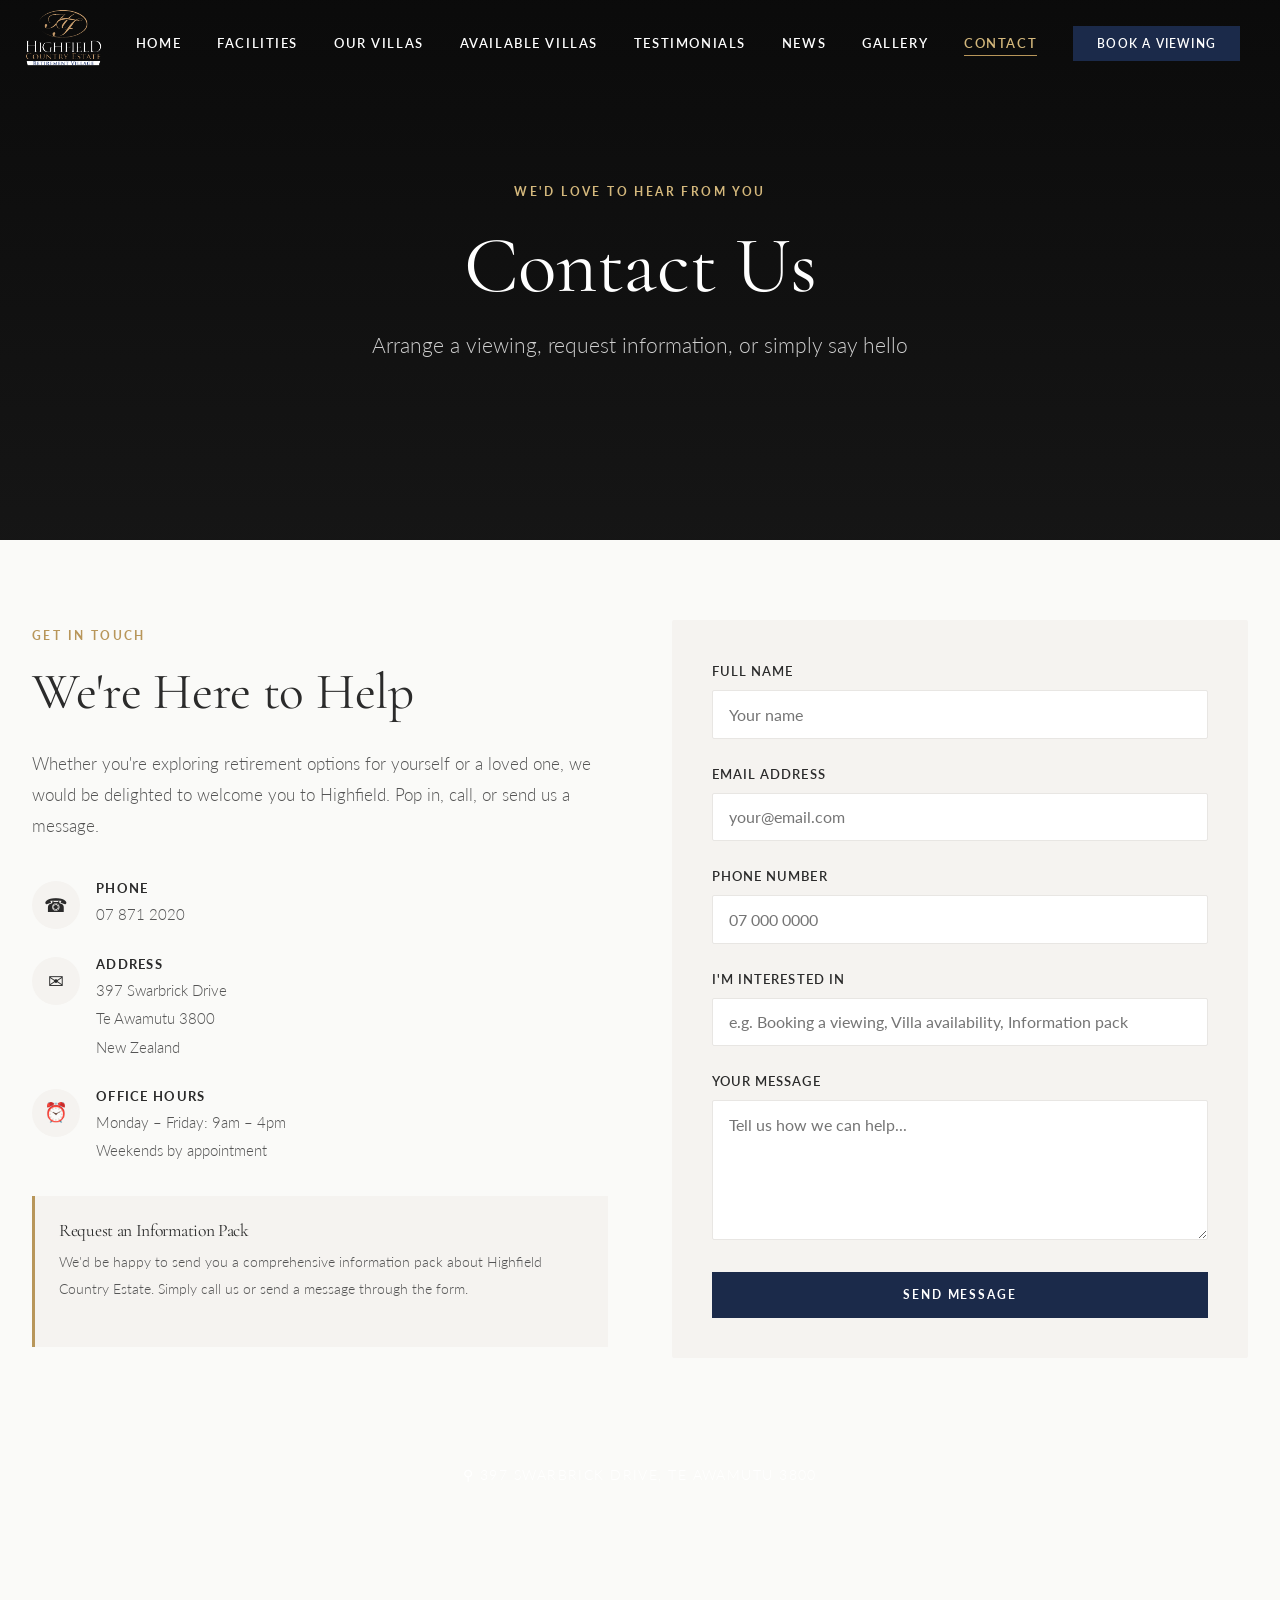
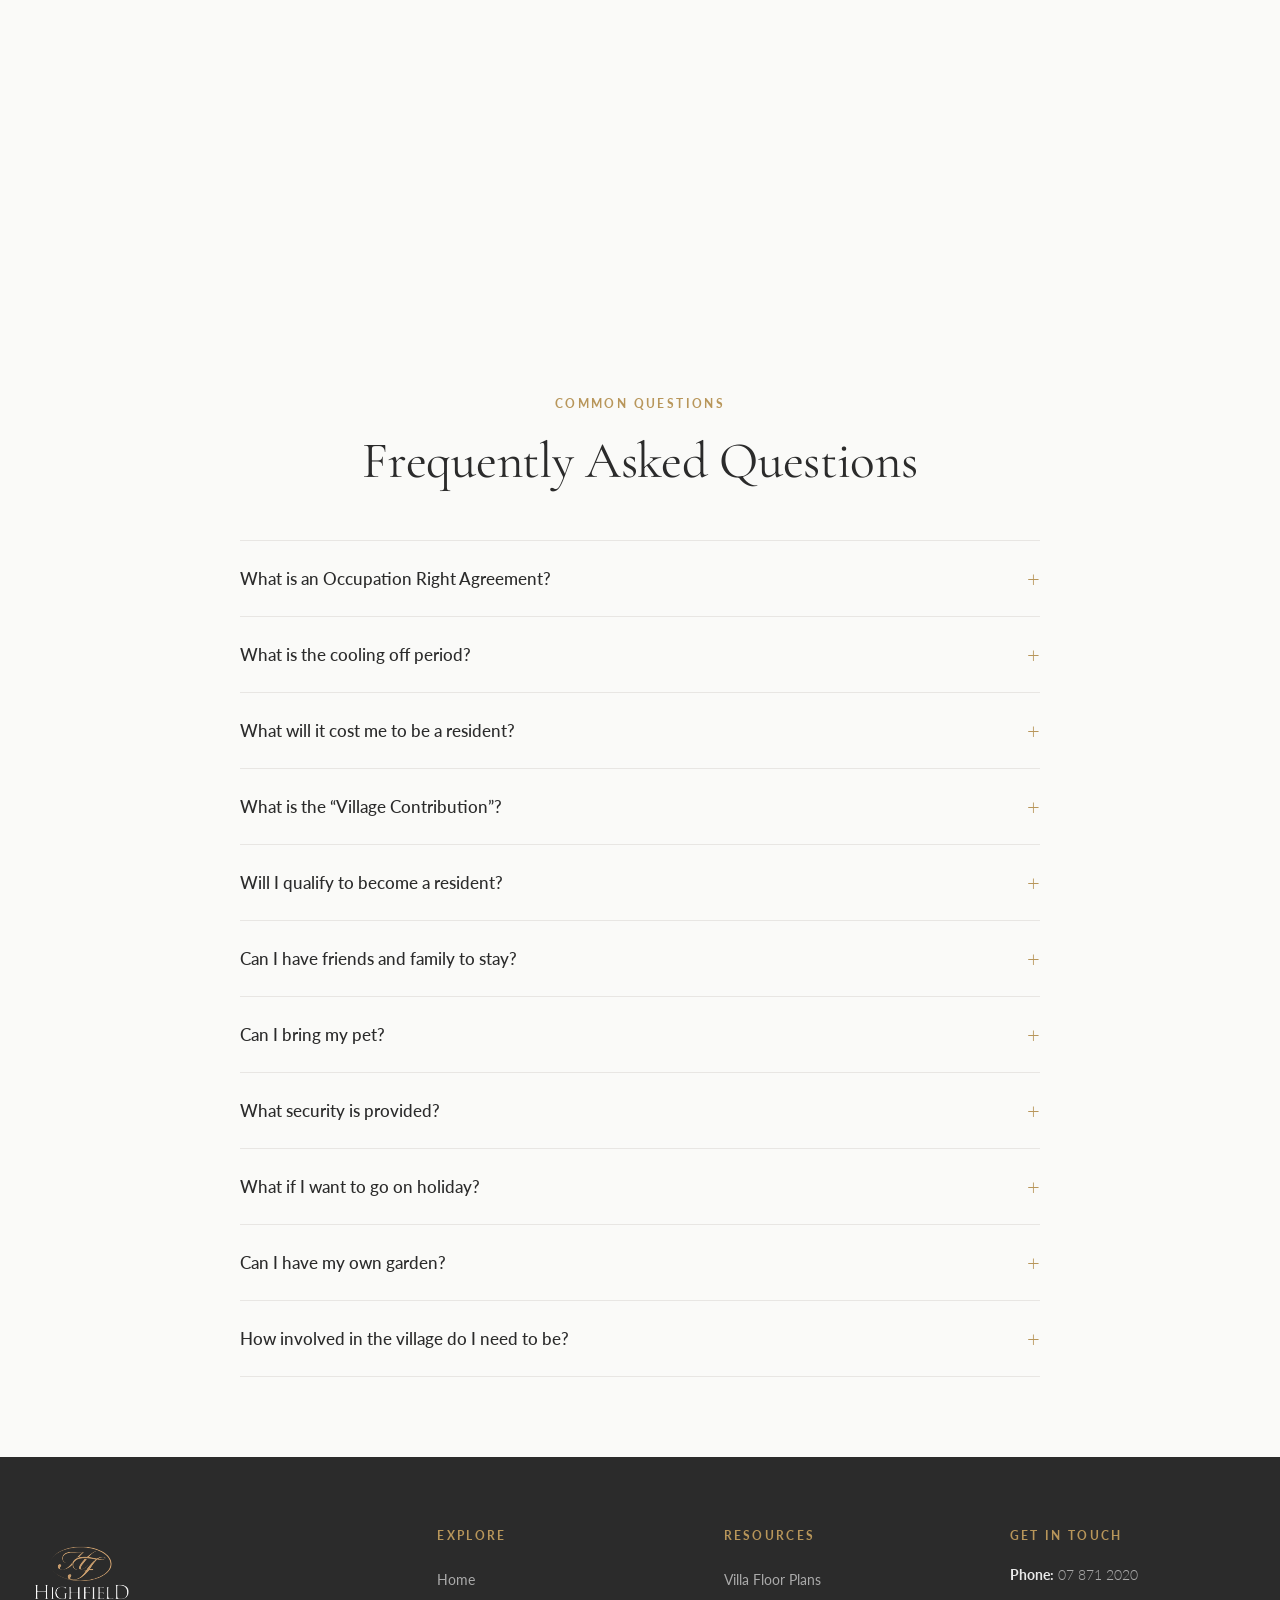
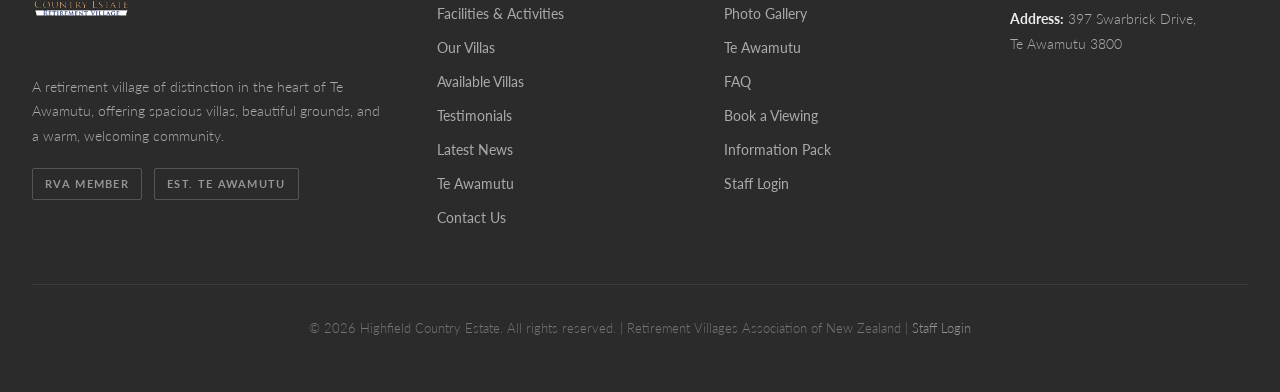
<file: contact.html>
<!DOCTYPE html>
<html lang="en">
<head>
  <meta charset="UTF-8">
  <meta name="viewport" content="width=device-width, initial-scale=1.0">
  <title>Contact Us — Highfield Country Estate</title>
  <link rel="preconnect" href="https://fonts.googleapis.com">
  <link href="https://fonts.googleapis.com/css2?family=Cormorant+Garamond:ital,wght@0,300;0,400;0,500;0,600;0,700;1,300;1,400;1,500&family=Lato:wght@300;400;600;700&display=swap" rel="stylesheet">
  <link rel="stylesheet" href="css/style.css">
</head>
<body>

  <!-- ===== HEADER ===== -->
  <header class="site-header" id="header">
    <div class="header-inner">
      <a href="index.html" class="logo">
        <img src="images/logo.svg" alt="Highfield Country Estate" style="height: 80px; width: auto; display: block; background: transparent;">
      </a>
      <button class="nav-toggle" id="navToggle" aria-label="Toggle navigation">
        <span></span><span></span><span></span>
      </button>
      <nav class="main-nav" id="mainNav">
        <ul>
          <li><a href="index.html">Home</a></li>
          <li><a href="facilities.html">Facilities</a></li>
          <li><a href="villas.html">Our Villas</a></li>
          <li><a href="available-villas.html">Available Villas</a></li>
          <li><a href="testimonials.html">Testimonials</a></li>
          <li><a href="news.html">News</a></li>
          <li><a href="gallery.html">Gallery</a></li>
          <li><a href="contact.html" class="active">Contact</a></li>
          <li><a href="contact.html" class="nav-cta">Book a Viewing</a></li>
        </ul>
      </nav>
    </div>
  </header>

  <!-- ===== PAGE HERO ===== -->
  <section class="hero page-hero">
    <div class="hero-bg" data-img="contact.hero" style="background-image: url('https://rocketspark.pictures/CF-a0fada0d-1b0e-4a6d-abe1-da1af438926c/fit=cover,gravity=auto,width=800,height=600,sharpen=1.00/abc29459c5da91d016139167dee8fa50.jpg');"></div>
    <div class="hero-content">
      <span class="section-label">We'd Love to Hear from You</span>
      <h1 data-edit="contact.heroTitle">Contact Us</h1>
      <p class="hero-tagline" data-edit="contact.heroTagline">Arrange a viewing, request information, or simply say hello</p>
    </div>
  </section>

  <!-- ===== CONTACT ===== -->
  <section class="section-white">
    <div class="container">
      <div class="contact-grid">
        <div class="contact-info">
          <span class="section-label">Get in Touch</span>
          <h2 class="section-title" data-edit="contact.heading1">We're Here to Help</h2>
          <p style="margin-bottom: 2.5rem;" data-edit="contact.para1">Whether you're exploring retirement options for yourself or a loved one, we would be delighted to welcome you to Highfield. Pop in, call, or send us a message.</p>

          <div class="contact-info-item">
            <div class="contact-icon">&#9742;</div>
            <div>
              <h4>Phone</h4>
              <p>07 871 2020</p>
            </div>
          </div>

          <div class="contact-info-item">
            <div class="contact-icon">&#9993;</div>
            <div>
              <h4>Address</h4>
              <p>397 Swarbrick Drive<br>Te Awamutu 3800<br>New Zealand</p>
            </div>
          </div>

          <div class="contact-info-item">
            <div class="contact-icon">&#9200;</div>
            <div>
              <h4>Office Hours</h4>
              <p>Monday &ndash; Friday: 9am &ndash; 4pm<br>Weekends by appointment</p>
            </div>
          </div>

          <div style="margin-top: 2rem; padding: 1.5rem; background: var(--cream); border-left: 3px solid var(--gold);">
            <h4 style="margin-bottom: 0.5rem;">Request an Information Pack</h4>
            <p style="font-size: 0.9rem;" data-edit="contact.para2">We'd be happy to send you a comprehensive information pack about Highfield Country Estate. Simply call us or send a message through the form.</p>
          </div>
        </div>

        <div class="contact-form">
          <div id="formSuccess" style="display: none; background: #eef7ee; border: 1px solid #a8d5a8; color: #2e7d32; padding: 1.25rem 1.5rem; border-radius: 3px; margin-bottom: 1.5rem;">
            <strong>Thank you!</strong> Your message has been sent. We'll be in touch shortly.
          </div>
          <form id="contactForm" name="contact" method="POST" data-netlify="true" data-netlify-honeypot="bot-field">
            <input type="hidden" name="form-name" value="contact">
            <p hidden><label>Leave this empty: <input name="bot-field"></label></p>
            <div class="form-group">
              <label for="name">Full Name</label>
              <input type="text" id="name" name="name" placeholder="Your name" required>
            </div>
            <div class="form-group">
              <label for="email">Email Address</label>
              <input type="email" id="email" name="email" placeholder="your@email.com" required>
            </div>
            <div class="form-group">
              <label for="phone">Phone Number</label>
              <input type="tel" id="phone" name="phone" placeholder="07 000 0000">
            </div>
            <div class="form-group">
              <label for="interest">I'm interested in</label>
              <input type="text" id="interest" name="interest" placeholder="e.g. Booking a viewing, Villa availability, Information pack">
            </div>
            <div class="form-group">
              <label for="message">Your Message</label>
              <textarea id="message" name="message" placeholder="Tell us how we can help..."></textarea>
            </div>
            <button type="submit" class="btn btn-primary" style="width: 100%; text-align: center;">Send Message</button>
          </form>
          <script>
            // Submit straight to Netlify Forms (no third party, no verification).
            // The enquiry is emailed to the address set in Netlify → Forms → Notifications.
            (function () {
              var form = document.getElementById('contactForm');
              var success = document.getElementById('formSuccess');
              form.addEventListener('submit', function (e) {
                e.preventDefault();
                var btn = form.querySelector('button[type="submit"]');
                btn.disabled = true; btn.textContent = 'Sending…';
                fetch('/', {
                  method: 'POST',
                  headers: { 'Content-Type': 'application/x-www-form-urlencoded' },
                  body: new URLSearchParams(new FormData(form)).toString()
                }).then(function () {
                  form.style.display = 'none';
                  success.style.display = 'block';
                  success.scrollIntoView({ behavior: 'smooth', block: 'center' });
                }).catch(function () {
                  btn.disabled = false; btn.textContent = 'Send Message';
                  alert('Sorry, something went wrong. Please email us directly at manager@highfieldcountryestate.co.nz or call 07 871 2020.');
                });
              });
            })();
          </script>
        </div>
      </div>
    </div>
  </section>

  <!-- ===== MAP ===== -->
  <section style="padding: 0;">
    <p style="text-align:center; font-family: 'Lato', sans-serif; font-size: 0.9rem; letter-spacing: 0.1em; text-transform: uppercase; color: var(--text-light); padding: 1.5rem 1rem 0;" data-edit="contact.para3">&#9906; 397 Swarbrick Drive, Te Awamutu 3800</p>
    <iframe src="https://maps.google.com/maps?q=Highfield%20Country%20Estate%2C%20397%20Swarbrick%20Drive%2C%20Te%20Awamutu%203800&z=16&output=embed" width="100%" height="400" style="border:0; display:block; margin-top: 1rem;" allowfullscreen="" loading="lazy" referrerpolicy="no-referrer-when-downgrade"></iframe>
  </section>

  <!-- ===== FAQ ===== -->
  <section class="section-white" id="faq">
    <div class="container">
      <div class="text-center">
        <span class="section-label">Common Questions</span>
        <h2 class="section-title centered" data-edit="contact.heading2">Frequently Asked Questions</h2>
      </div>

      <div class="faq-list">
        <div class="faq-item">
          <button class="faq-question">What is an Occupation Right Agreement?</button>
          <div class="faq-answer">
            <div class="faq-answer-inner">
              <p data-edit="contact.para4">The Occupation Right Agreement is the most common form of occupation and ownership in retirement villages in New Zealand. It gives you the right to occupy your chosen villa for your lifetime, and the right to enjoy the land, buildings and facilities intended for common use in the village.</p>
              <p data-edit="contact.para5">All villages are governed by the Retirement Villages Act 2003. Under this Act, you are required to get independent legal advice before signing an occupation right agreement.</p>
            </div>
          </div>
        </div>

        <div class="faq-item">
          <button class="faq-question">What is the cooling off period?</button>
          <div class="faq-answer">
            <div class="faq-answer-inner">
              <p data-edit="contact.para6">Under the Retirement Villages Act there is a 15 working day cooling off period after you have signed the Occupation Right Agreement with your Lawyer. During this period you can cancel your agreement without any deductions, and receive your full deposit back with interest.</p>
            </div>
          </div>
        </div>

        <div class="faq-item">
          <button class="faq-question">What will it cost me to be a resident?</button>
          <div class="faq-answer">
            <div class="faq-answer-inner">
              <p data-edit="contact.para7">Costs include the purchase price of your villa, the Village Outgoings fee (a weekly payment of $195 covering the running of the village), and the Village Contribution. You are also responsible for internal maintenance of your villa and personal expenses such as food, power, phone bills, and contents insurance.</p>
            </div>
          </div>
        </div>

        <div class="faq-item">
          <button class="faq-question">What is the &ldquo;Village Contribution&rdquo;?</button>
          <div class="faq-answer">
            <div class="faq-answer-inner">
              <p data-edit="contact.para8">The Village Contribution covers the cost of providing village facilities, on-going development, and maintenance costs not covered by the Village Outgoings fee. At Highfield Country Estate, it accrues at a rate of 10% per year up to a maximum of 3 years (equating to 30% of your initial purchase price). It is not charged until termination of the Occupation Right Agreement and your villa is re-sold.</p>
            </div>
          </div>
        </div>

        <div class="faq-item">
          <button class="faq-question">Will I qualify to become a resident?</button>
          <div class="faq-answer">
            <div class="faq-answer-inner">
              <p data-edit="contact.para9">Highfield Country Estate management requires that you must be over 65 years of age, and at the time you purchase an Occupation Right Agreement you must be in good health.</p>
            </div>
          </div>
        </div>

        <div class="faq-item">
          <button class="faq-question">Can I have friends and family to stay?</button>
          <div class="faq-answer">
            <div class="faq-answer-inner">
              <p data-edit="contact.para10">Yes! Your villa at Highfield Country Estate is your home, and family and friends are encouraged to visit as often as they wish. You can entertain them in your villa or in the community centre, where your guests are welcome to use the facilities as long as you are present with them.</p>
            </div>
          </div>
        </div>

        <div class="faq-item">
          <button class="faq-question">Can I bring my pet?</button>
          <div class="faq-answer">
            <div class="faq-answer-inner">
              <p data-edit="contact.para11">We understand pets play an important part in people's lives. While most small domestic pets are welcome, you will need to obtain management consent before you move in.</p>
            </div>
          </div>
        </div>

        <div class="faq-item">
          <button class="faq-question">What security is provided?</button>
          <div class="faq-answer">
            <div class="faq-answer-inner">
              <p data-edit="contact.para12">Emergency call buttons are installed in your villa, with trained persons automatically notified 24 hours a day. Security gates on the front entrance require an access code after hours, and security patrols the village at intervals during the night.</p>
            </div>
          </div>
        </div>

        <div class="faq-item">
          <button class="faq-question">What if I want to go on holiday?</button>
          <div class="faq-answer">
            <div class="faq-answer-inner">
              <p data-edit="contact.para13">This is your home, so you have the freedom to come and go as you please. Whether you choose to go overseas for a few months or just a short holiday, we will maintain the grounds and security so you have total peace of mind while you are away.</p>
            </div>
          </div>
        </div>

        <div class="faq-item">
          <button class="faq-question">Can I have my own garden?</button>
          <div class="faq-answer">
            <div class="faq-answer-inner">
              <p data-edit="contact.para14">Yes, you are welcome to maintain the garden adjoining your own home or an area allocated by the Village Manager. However, if preferred, all gardening and lawn mowing will be carried out by village staff as part of the weekly fee.</p>
            </div>
          </div>
        </div>

        <div class="faq-item">
          <button class="faq-question">How involved in the village do I need to be?</button>
          <div class="faq-answer">
            <div class="faq-answer-inner">
              <p data-edit="contact.para15">It is entirely your choice. Some residents choose to be totally involved while others prefer to live quietly. Your villa has been designed for easy care and personal privacy so that you're able to decide just how involved you become.</p>
            </div>
          </div>
        </div>
      </div>
    </div>
  </section>

  <!-- ===== FOOTER ===== -->
  <footer class="site-footer">
    <div class="container">
      <div class="footer-grid">
        <div class="footer-col">
          <div class="footer-logo">
            <a href="index.html"><img src="images/logo.svg" alt="Highfield Country Estate" style="height: 100px; width: auto; display: block; background: transparent; margin-bottom: 1rem;"></a>
          </div>
          <p data-edit="contact.para16">A retirement village of distinction in the heart of Te Awamutu, offering spacious villas, beautiful grounds, and a warm, welcoming community.</p>
          <div class="footer-badges">
            <div class="footer-badge">RVA Member</div>
            <div class="footer-badge">Est. Te Awamutu</div>
          </div>
        </div>
        <div class="footer-col">
          <h4>Explore</h4>
          <a href="index.html">Home</a>
          <a href="facilities.html">Facilities &amp; Activities</a>
          <a href="villas.html">Our Villas</a>
          <a href="available-villas.html">Available Villas</a>
          <a href="testimonials.html">Testimonials</a>
          <a href="news.html">Latest News</a>
          <a href="te-awamutu.html">Te Awamutu</a>
          <a href="contact.html">Contact Us</a>
        </div>
        <div class="footer-col">
          <h4>Resources</h4>
          <a href="villas.html#floor-plans">Villa Floor Plans</a>
          <a href="gallery.html">Photo Gallery</a>
          <a href="te-awamutu.html">Te Awamutu</a>
          <a href="contact.html#faq">FAQ</a>
          <a href="contact.html">Book a Viewing</a>
          <a href="contact.html">Information Pack</a>
          <a href="staff-login.html">Staff Login</a>
        </div>
        <div class="footer-col">
          <h4>Get in Touch</h4>
          <p><strong style="color: rgba(255,255,255,0.9);">Phone:</strong> 07 871 2020</p>
          <p><strong style="color: rgba(255,255,255,0.9);">Address:</strong> 397 Swarbrick Drive,<br>Te Awamutu 3800</p>
        </div>
      </div>
      <div class="footer-bottom">
        <p>&copy; 2026 Highfield Country Estate. All rights reserved. | Retirement Villages Association of New Zealand | <a href="staff-login.html" style="color: rgba(255,255,255,0.5);">Staff Login</a></p>
      </div>
    </div>
  </footer>

  <script>
    // Mobile nav toggle
    document.getElementById('navToggle').addEventListener('click', () => {
      document.getElementById('mainNav').classList.toggle('open');
    });

    // FAQ Accordion
    document.querySelectorAll('.faq-question').forEach(btn => {
      btn.addEventListener('click', () => {
        const item = btn.parentElement;
        const answer = item.querySelector('.faq-answer');
        const isOpen = item.classList.contains('active');

        // Close all
        document.querySelectorAll('.faq-item').forEach(i => {
          i.classList.remove('active');
          i.querySelector('.faq-answer').style.maxHeight = null;
        });

        // Open clicked if it was closed
        if (!isOpen) {
          item.classList.add('active');
          answer.style.maxHeight = answer.scrollHeight + 'px';
        }
      });
    });
  </script>
</body>
</html>
</file>
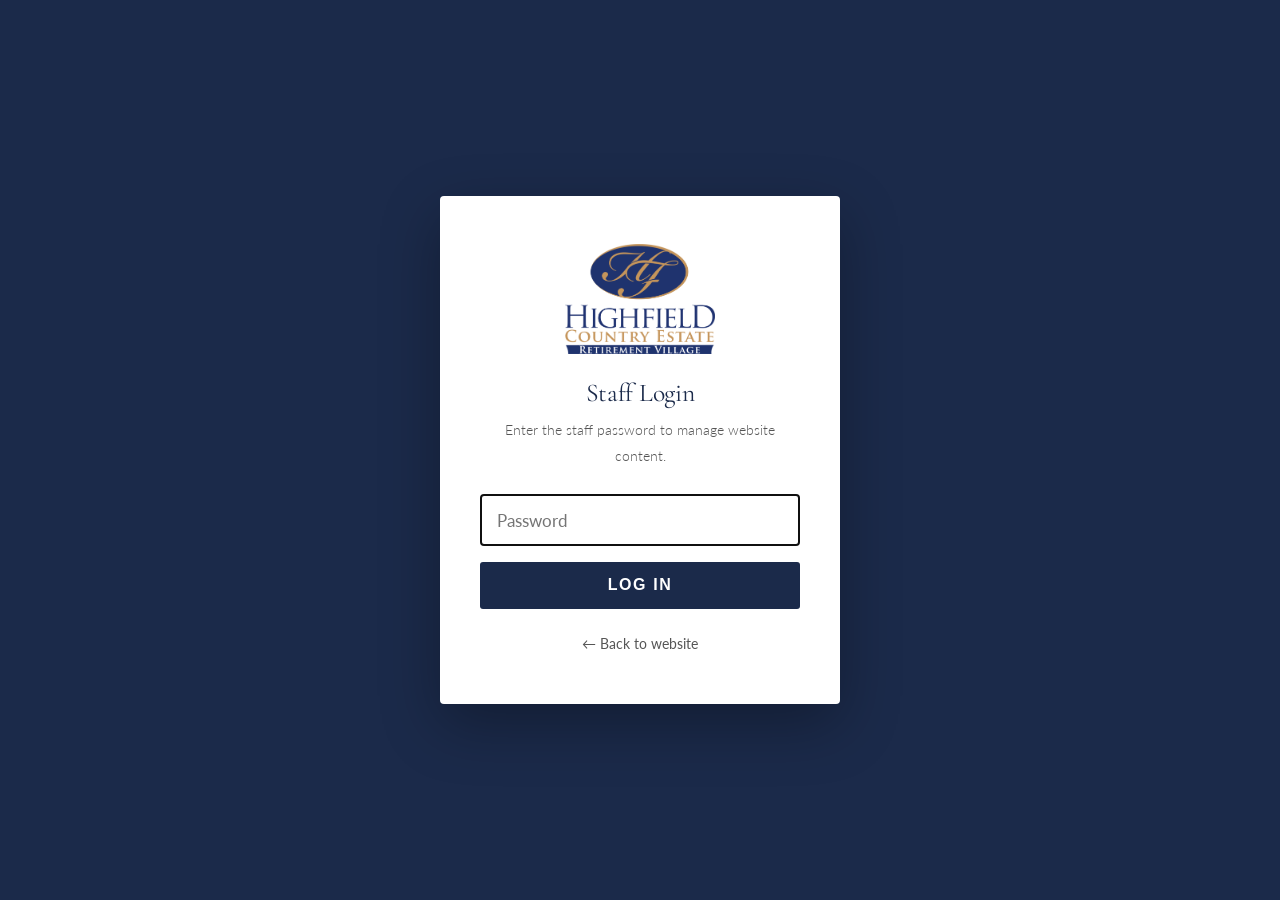
<file: staff-dashboard.html>
<!DOCTYPE html>
<html lang="en">
<head>
  <meta charset="UTF-8">
  <meta name="viewport" content="width=device-width, initial-scale=1.0">
  <title>Staff Dashboard — Highfield Country Estate</title>
  <meta name="robots" content="noindex, nofollow">
  <link rel="preconnect" href="https://fonts.googleapis.com">
  <link href="https://fonts.googleapis.com/css2?family=Cormorant+Garamond:wght@300;400;500;600&family=Lato:wght@300;400;600;700&display=swap" rel="stylesheet">
  <link rel="icon" type="image/png" href="https://d3e5t04pmhhh45.cloudfront.net/logos/968/dark.v20250306110235.png">
  <style>
    :root {
      --navy: #1B2A4A; --navy-dark: #132038; --navy-mid: #2C4070;
      --gold: #B8965A; --gold-light: #D4B87C;
      --ink: #23262b; --muted: #6b7280; --line: #e5e7eb;
      --bg: #f7f8fa; --card: #ffffff;
      --serif: 'Cormorant Garamond', serif; --sans: 'Lato', sans-serif;
      --radius: 10px;
      --shadow: 0 1px 3px rgba(16,24,40,0.07), 0 1px 2px rgba(16,24,40,0.04);
    }
    * { box-sizing: border-box; margin: 0; padding: 0; }
    html { scroll-behavior: smooth; }
    body { font-family: var(--sans); background: var(--bg); color: var(--ink); padding-bottom: 92px; }

    /* ---------- Top bar ---------- */
    .topbar {
      background: white; border-bottom: 1px solid var(--line);
      padding: 0.65rem 1.5rem; display: flex; align-items: center; gap: 1.25rem;
      position: sticky; top: 0; z-index: 50;
    }
    .topbar img.logo { height: 52px; width: auto; display: block; }
    .topbar .title { font-size: 0.72rem; text-transform: uppercase; letter-spacing: 0.18em; color: var(--muted); font-weight: 700; }
    .topbar .spacer { flex: 1; }
    .topbar a.link-btn, .topbar button.link-btn {
      background: none; border: 1px solid var(--line); color: var(--navy);
      padding: 0.5rem 1rem; border-radius: 8px; font-size: 0.82rem; font-weight: 700;
      cursor: pointer; text-decoration: none; font-family: var(--sans); transition: all 0.15s;
    }
    .topbar a.link-btn:hover, .topbar button.link-btn:hover { border-color: var(--navy); background: #f4f6fa; }

    /* ---------- Tabs ---------- */
    .tabs {
      display: flex; gap: 0.4rem; padding: 1rem 1.5rem 0; max-width: 860px; margin: 0 auto;
      overflow-x: auto; width: 100%;
    }
    .tab {
      padding: 0.55rem 1.1rem; border-radius: 999px; cursor: pointer;
      font-size: 0.85rem; font-weight: 700; color: var(--muted);
      border: 1px solid transparent; white-space: nowrap; transition: all 0.15s;
    }
    .tab:hover { color: var(--navy); background: #eef1f6; }
    .tab.active { background: var(--navy); color: white; }

    /* ---------- Layout ---------- */
    .wrap { max-width: 860px; margin: 0 auto; padding: 1.25rem 1.5rem 3rem; }
    .panel { display: none; }
    .panel.active { display: block; animation: fadeIn 0.2s ease; }
    @keyframes fadeIn { from { opacity: 0; transform: translateY(4px); } to { opacity: 1; transform: none; } }

    .panel-head {
      display: flex; align-items: center; justify-content: space-between;
      margin: 0.5rem 0 0.35rem; gap: 1rem; flex-wrap: wrap;
    }
    .panel-head h2 { font-family: var(--serif); font-weight: 600; font-size: 1.7rem; color: var(--navy); }
    .panel-sub { font-size: 0.86rem; color: var(--muted); margin-bottom: 1.25rem; line-height: 1.55; }

    .btn {
      border: none; border-radius: 8px; cursor: pointer; font-family: var(--sans);
      font-weight: 700; font-size: 0.85rem; padding: 0.6rem 1.15rem; transition: all 0.15s;
    }
    .btn-primary { background: var(--navy); color: white; }
    .btn-primary:hover { background: var(--navy-mid); }
    .btn-gold { background: var(--gold); color: white; }
    .btn-gold:hover { background: var(--gold-light); }
    .btn-ghost { background: none; color: var(--muted); border: 1px solid var(--line); }
    .btn-ghost:hover { color: #b42318; border-color: #e5b5b1; background: #fdf3f2; }
    .btn-sm { padding: 0.35rem 0.75rem; font-size: 0.78rem; border-radius: 6px; }

    /* ---------- Cards ---------- */
    .card {
      background: var(--card); border: 1px solid var(--line); border-radius: var(--radius);
      box-shadow: var(--shadow); padding: 1.4rem 1.5rem; margin-bottom: 1rem;
    }
    .card.flash { animation: flash 1.6s ease; }
    @keyframes flash { 0% { box-shadow: 0 0 0 3px var(--gold-light); } 100% { box-shadow: var(--shadow); } }
    .card-top { display: flex; align-items: center; justify-content: space-between; margin-bottom: 0.85rem; }
    .card-top .tag {
      font-size: 0.68rem; font-weight: 800; text-transform: uppercase; letter-spacing: 0.14em;
      color: var(--gold); background: #faf6ee; padding: 0.3rem 0.65rem; border-radius: 999px;
    }
    .card-top .card-actions { display: flex; gap: 0.4rem; align-items: center; }

    label { display: block; font-size: 0.72rem; font-weight: 700; text-transform: uppercase; letter-spacing: 0.09em; color: var(--muted); margin: 0.9rem 0 0.3rem; }
    input[type="text"], textarea {
      width: 100%; padding: 0.65rem 0.85rem; font-size: 0.95rem; color: var(--ink);
      border: 1px solid var(--line); border-radius: 8px; font-family: var(--sans);
      background: #fcfcfd; transition: border-color 0.15s, box-shadow 0.15s;
    }
    input[type="text"]:focus, textarea:focus {
      outline: none; border-color: var(--navy); box-shadow: 0 0 0 3px rgba(27,42,74,0.08); background: white;
    }
    textarea { min-height: 88px; resize: vertical; line-height: 1.5; }

    .thumb { border-radius: 6px; border: 1px solid var(--line); object-fit: cover; background: #f0f1f3; }
    .img-preview { max-height: 110px; max-width: 100%; margin-top: 0.6rem; border-radius: 6px; border: 1px solid var(--line); display: block; }

    .photo-card { display: flex; gap: 1.1rem; align-items: flex-start; }
    .photo-card .thumb { width: 120px; height: 86px; flex-shrink: 0; margin-top: 1.55rem; }
    .photo-card .fields { flex: 1; min-width: 0; }
    .photo-card .fields label:first-child { margin-top: 0; }

    .section-head {
      display: flex; align-items: center; justify-content: space-between;
      margin: 1.75rem 0 0.75rem; gap: 1rem;
    }
    .section-head:first-of-type { margin-top: 0.5rem; }
    .section-head h3 { font-family: var(--serif); font-weight: 600; font-size: 1.3rem; color: var(--navy); }

    .empty-note { text-align: center; color: var(--muted); font-size: 0.9rem; padding: 1.5rem; background: #fbfbfc; border: 1px dashed var(--line); border-radius: var(--radius); margin-bottom: 1rem; }

    /* ---------- Publish helper ---------- */
    .steps { counter-reset: step; margin: 1rem 0; }
    .step { display: flex; gap: 1rem; padding: 0.9rem 0; border-bottom: 1px solid var(--line); align-items: flex-start; }
    .step:last-child { border-bottom: none; }
    .step::before {
      counter-increment: step; content: counter(step);
      width: 28px; height: 28px; border-radius: 50%; background: var(--navy); color: white;
      display: flex; align-items: center; justify-content: center; font-weight: 800; font-size: 0.85rem; flex-shrink: 0;
    }
    .step p { font-size: 0.92rem; line-height: 1.55; color: var(--ink); }

    /* ---------- Save bar ---------- */
    .savebar {
      position: fixed; bottom: 0; left: 0; right: 0; z-index: 60;
      background: rgba(255,255,255,0.96); backdrop-filter: blur(6px);
      border-top: 1px solid var(--line); padding: 0.9rem 1.5rem;
      display: flex; gap: 0.75rem; justify-content: center; align-items: center; flex-wrap: wrap;
    }
    .savebar .btn { padding: 0.7rem 1.5rem; }
    .toast {
      position: fixed; bottom: 84px; left: 50%; transform: translateX(-50%) translateY(8px);
      background: var(--navy-dark); color: white; padding: 0.7rem 1.3rem; border-radius: 8px;
      font-size: 0.87rem; opacity: 0; pointer-events: none; transition: all 0.25s; z-index: 70;
      box-shadow: 0 8px 30px rgba(0,0,0,0.25); max-width: 90%; text-align: center;
    }
    .toast.show { opacity: 1; transform: translateX(-50%) translateY(0); }

    @media (max-width: 640px) {
      .photo-card { flex-direction: column; }
      .photo-card .thumb { width: 100%; height: 140px; margin-top: 0; }
      .topbar .title { display: none; }
    }
  </style>
</head>
<body>

  <header class="topbar">
    <img class="logo" src="images/logo-official.png" alt="Highfield Country Estate">
    <span class="title">Staff Dashboard</span>
    <span class="spacer"></span>
    <a class="link-btn" href="index.html" target="_blank">View Website</a>
    <button class="link-btn" onclick="logout()">Log Out</button>
  </header>

  <nav class="tabs">
    <div class="tab active" data-tab="awards" onclick="showTab('awards')">Awards</div>
    <div class="tab" data-tab="testimonials" onclick="showTab('testimonials')">Testimonials</div>
    <div class="tab" data-tab="team" onclick="showTab('team')">Team</div>
    <div class="tab" data-tab="news" onclick="showTab('news')">News</div>
    <div class="tab" data-tab="gallery" onclick="showTab('gallery')">Photos</div>
    <div class="tab" data-tab="trips" onclick="showTab('trips')">Trips &amp; Events</div>
    <div class="tab" data-tab="villas" onclick="showTab('villas')">Available Villas</div>
    <div class="tab" data-tab="pagetext" onclick="showTab('pagetext')">Page Text</div>
    <div class="tab" data-tab="pagephotos" onclick="showTab('pagephotos')">Page Photos</div>
  </nav>

  <main class="wrap">

    <!-- AWARDS -->
    <section class="panel active" id="panel-awards">
      <div class="panel-head">
        <h2>Awards</h2>
        <button class="btn btn-primary" onclick="addAward()">+ Add Award</button>
      </div>
      <p class="panel-sub">Shown in the &ldquo;Award-Winning Village&rdquo; section on the home page. Add a certificate image address to display the certificate; leave it blank for a text card. New awards appear at the top, ready to fill in.</p>
      <div id="awardsList"></div>
    </section>

    <!-- TESTIMONIALS -->
    <section class="panel" id="panel-testimonials">
      <div class="panel-head">
        <h2>Testimonials</h2>
        <button class="btn btn-primary" onclick="addTestimonial()">+ Add Testimonial</button>
      </div>
      <p class="panel-sub">Quotes shown on the Testimonials page, in the order below.</p>
      <div id="testimonialsList"></div>
    </section>

    <!-- TEAM -->
    <section class="panel" id="panel-team">
      <div class="panel-head">
        <h2>Team</h2>
        <button class="btn btn-primary" onclick="addTeam()">+ Add Team Member</button>
      </div>
      <p class="panel-sub">The &ldquo;Meet Our Team&rdquo; section on the Testimonials page. Drag order with the arrows; visitors click a member to reveal their bio.</p>
      <div id="teamList"></div>
    </section>

    <!-- NEWS -->
    <section class="panel" id="panel-news">
      <div class="panel-head">
        <h2>News</h2>
        <button class="btn btn-primary" onclick="addNews()">+ Add Article</button>
      </div>
      <p class="panel-sub">Articles on the News page. Newest first &mdash; new articles are added to the top. Use the arrows to reorder.</p>
      <div id="newsList"></div>
    </section>

    <!-- GALLERY -->
    <section class="panel" id="panel-gallery">
      <div class="panel-head">
        <h2>Photos</h2>
      </div>
      <p class="panel-sub">Photos on the Gallery page, organised into sections. Use each section&rsquo;s &ldquo;Add Photo&rdquo; button &mdash; the new photo appears at the top of that section.</p>
      <div id="galleryList"></div>
    </section>

    <!-- TRIPS & EVENTS -->
    <section class="panel" id="panel-trips">
      <div class="panel-head">
        <h2>Trips &amp; Events</h2>
        <button class="btn btn-primary" onclick="addTrip()">+ Add Trip / Event</button>
      </div>
      <p class="panel-sub">Shown in the &ldquo;Weekly Van Trips &amp; Outings&rdquo; section on the Facilities page. The day appears as a badge on each card.</p>
      <div id="tripsList"></div>
    </section>

    <!-- AVAILABLE VILLAS -->
    <section class="panel" id="panel-villas">
      <div class="panel-head">
        <h2>Available Villas</h2>
        <button class="btn btn-primary" onclick="addVilla()">+ Add Villa</button>
      </div>
      <p class="panel-sub">Villas listed for sale on the Our Villas page. When this list is empty, the &ldquo;Available Villas&rdquo; section is hidden from the website automatically.</p>
      <div id="villasList"></div>
    </section>

    <!-- PAGE TEXT -->
    <section class="panel" id="panel-pagetext">
      <div class="panel-head"><h2>Page Text</h2></div>
      <p class="panel-sub">Edit the headings and taglines across the website. Changes appear live once you Save &amp; Publish.</p>
      <div id="pageTextList"></div>
    </section>

    <!-- PAGE PHOTOS -->
    <section class="panel" id="panel-pagephotos">
      <div class="panel-head"><h2>Page Photos</h2></div>
      <p class="panel-sub">The main photos across the website &mdash; the big banner at the top of each page, the section photos, and the bottom banners. Click &ldquo;Replace Photo&rdquo; to upload your own picture from your computer. Changes appear live once you Save &amp; Publish.</p>
      <div id="pagePhotosList"></div>
    </section>

  </main>

  <div class="savebar">
    <button class="btn btn-gold" id="saveBtn" onclick="saveAndPublish()">Save &amp; Publish to Website</button>
    <button class="btn btn-ghost" onclick="discard()">Discard Changes</button>
  </div>
  <div class="toast" id="toast"></div>

  <script src="js/site-data.js"></script>
  <script>
    // Must match STAFF_PASSWORD in staff-login.html and STAFF_PASSWORD in Netlify.
    var STAFF_PASSWORD = 'Highfield2026';

    // ---- Auth gate ----
    if (sessionStorage.getItem('hf-staff-auth') !== '1') {
      window.location.href = 'staff-login.html';
    }
    function logout() {
      sessionStorage.removeItem('hf-staff-auth');
      window.location.href = 'index.html';
    }

    // ---- Data ----
    // Always load the LIVE, published content. The dashboard is therefore
    // identical on every computer and always matches the public website.
    // No per-browser drafts are ever restored — this was the cause of the
    // "different on my computer vs Dad's / vs live" bug. Any old draft left
    // in this browser from before is purged so it can never resurface.
    try { localStorage.removeItem('highfield-cms-draft'); } catch (e) {}
    var DATA = JSON.parse(JSON.stringify(window.SITE_DATA));
    // Older saved drafts may not have the newer sections — fill them in
    if (!DATA.trips) DATA.trips = JSON.parse(JSON.stringify(window.SITE_DATA.trips || []));
    if (!DATA.villas) DATA.villas = JSON.parse(JSON.stringify(window.SITE_DATA.villas || []));
    if (!DATA.team) DATA.team = JSON.parse(JSON.stringify(window.SITE_DATA.team || []));
    if (!DATA.pageText) DATA.pageText = JSON.parse(JSON.stringify(window.SITE_DATA.pageText || {}));
    if (!DATA.pageImages) DATA.pageImages = JSON.parse(JSON.stringify(window.SITE_DATA.pageImages || {}));
    var PT_LABELS = window.SITE_DATA.pageTextLabels || {};
    var PT_ORDER = window.SITE_DATA.pageTextOrder || [];
    var PT_PAGES = window.SITE_DATA.pageTextPages || {};
    var PI_LABELS = window.SITE_DATA.pageImagesLabels || {};
    var PI_ORDER = window.SITE_DATA.pageImagesOrder || [];
    var PI_PAGES = window.SITE_DATA.pageImagesPages || {};

    function esc(s) {
      return String(s == null ? '' : s).replace(/&/g, '&amp;').replace(/</g, '&lt;').replace(/>/g, '&gt;').replace(/"/g, '&quot;');
    }

    // ---- Upload a resized image to the server as its own file; returns a URL ----
    // Photos are stored as separate files (not inside the content file), so the
    // content stays small and publishing never hits the size limit.
    function uploadImage(dataUrl, cb) {
      toast('Uploading photo…');
      fetch('/.netlify/functions/upload-image', {
        method: 'POST',
        headers: { 'Content-Type': 'application/json' },
        body: JSON.stringify({ password: STAFF_PASSWORD, dataUrl: dataUrl })
      }).then(function (r) { return r.json().then(function (j) { return { ok: r.ok, j: j }; }); })
        .then(function (res) {
          if (res.ok && res.j && res.j.ok && res.j.url) { cb(res.j.url); toast('✓ Photo added.'); }
          else { toast('Could not add the photo: ' + ((res.j && res.j.error) || 'please try again') + '.'); }
        })
        .catch(function () { toast('Could not add the photo — please check your connection and try again.'); });
    }

    // ---- Image picker: choose a file, auto-resize, upload it, store its URL ----
    function pickImage(cb) {
      var inp = document.createElement('input');
      inp.type = 'file';
      inp.accept = 'image/*';
      inp.onchange = function () {
        var f = inp.files[0];
        if (!f) return;
        var reader = new FileReader();
        reader.onload = function () {
          var img = new Image();
          img.onload = function () {
            var MAX = 1400;
            var scale = Math.min(1, MAX / Math.max(img.width, img.height));
            var c = document.createElement('canvas');
            c.width = Math.round(img.width * scale);
            c.height = Math.round(img.height * scale);
            c.getContext('2d').drawImage(img, 0, 0, c.width, c.height);
            uploadImage(c.toDataURL('image/jpeg', 0.82), cb);
          };
          img.src = reader.result;
        };
        reader.readAsDataURL(f);
      };
      inp.click();
    }

    // ---- Multi image picker: choose several files at once, resize each, callback per image ----
    function pickImages(cb) {
      var inp = document.createElement('input');
      inp.type = 'file';
      inp.accept = 'image/*';
      inp.multiple = true;
      inp.onchange = function () {
        var files = Array.prototype.slice.call(inp.files || []);
        files.forEach(function (f) {
          if (!f) return;
          var reader = new FileReader();
          reader.onload = function () {
            var img = new Image();
            img.onload = function () {
              var MAX = 1400;
              var scale = Math.min(1, MAX / Math.max(img.width, img.height));
              var c = document.createElement('canvas');
              c.width = Math.round(img.width * scale);
              c.height = Math.round(img.height * scale);
              c.getContext('2d').drawImage(img, 0, 0, c.width, c.height);
              uploadImage(c.toDataURL('image/jpeg', 0.82), cb);
            };
            img.src = reader.result;
          };
          reader.readAsDataURL(f);
        });
      };
      inp.click();
    }

    // Reusable photo control (preview + Add/Replace/Remove buttons)
    function photoControl(current, setFn, clearFn, label) {
      return '<label>' + (label || 'Photo') + '</label>' +
        '<div style="display:flex;gap:0.75rem;align-items:center;flex-wrap:wrap;margin-bottom:0.25rem;">' +
        (current ? '<img class="img-preview" style="margin-top:0;max-height:90px;" src="' + esc(current) + '" alt="Preview">' : '') +
        '<button class="btn btn-primary btn-sm" onclick="' + setFn + '">' + (current ? 'Replace Photo' : '+ Add Photo') + '</button>' +
        (current ? '<button class="btn btn-ghost btn-sm" onclick="' + clearFn + '">Remove Photo</button>' : '') +
        '</div>';
    }

    function setAwardImage(i) { pickImage(function (d) { DATA.awards[i].image = d; renderAwards(); }); }
    function clearAwardImage(i) { DATA.awards[i].image = ''; renderAwards(); }
    function setNewsImage(i) { pickImage(function (d) { DATA.news[i].image = d; renderNews(); }); }
    function clearNewsImage(i) { DATA.news[i].image = ''; renderNews(); }
    // Villas can have several photos (v.images array). Migrate any old single v.image.
    function villaImages(v) {
      if (!v.images) v.images = v.image ? [v.image] : [];
      return v.images;
    }
    function villaPhotos(i, v) {
      var imgs = villaImages(v);
      var thumbs = imgs.map(function (src, j) {
        return '<div style="position:relative;display:inline-block;margin:0 0.5rem 0.5rem 0;">' +
          '<img class="thumb" style="width:96px;height:70px;" src="' + esc(src) + '" alt="">' +
          '<button class="btn btn-ghost btn-sm" style="position:absolute;top:2px;right:2px;padding:0.1rem 0.4rem;background:rgba(255,255,255,0.9);" onclick="removeVillaImage(' + i + ',' + j + ')">&times;</button>' +
          '</div>';
      }).join('');
      return '<label>Photos (add as many as you like &mdash; visitors can swipe through them)</label>' +
        '<div>' + thumbs + '</div>' +
        '<button class="btn btn-primary btn-sm" onclick="addVillaImage(' + i + ')">+ Add Photos</button>';
    }
    function addVillaImage(i) { pickImages(function (d) { villaImages(DATA.villas[i]).push(d); renderVillas(); }); }
    function removeVillaImage(i, j) { villaImages(DATA.villas[i]).splice(j, 1); renderVillas(); }
    function setTeamImage(i) { pickImage(function (d) { DATA.team[i].image = d; renderTeam(); }); }
    function clearTeamImage(i) { DATA.team[i].image = ''; renderTeam(); }
    function setGalleryImage(si, pi) { pickImage(function (d) { DATA.gallery[si].photos[pi].src = d; renderGallery(); }); }

    // ---- Tabs ----
    function showTab(name) {
      document.querySelectorAll('.tab').forEach(function (t) { t.classList.toggle('active', t.dataset.tab === name); });
      document.querySelectorAll('.panel').forEach(function (p) { p.classList.remove('active'); });
      document.getElementById('panel-' + name).classList.add('active');
      window.scrollTo({ top: 0 });
    }

    // After adding an item: highlight it and put the cursor in its first field
    function focusNewCard(listId) {
      var card = document.querySelector('#' + listId + ' .card');
      if (!card) return;
      card.classList.add('flash');
      var input = card.querySelector('input[type="text"], textarea');
      if (input) input.focus();
      card.scrollIntoView({ behavior: 'smooth', block: 'center' });
    }

    // ---- AWARDS ----
    function renderAwards() {
      var el = document.getElementById('awardsList');
      if (!DATA.awards.length) { el.innerHTML = '<div class="empty-note">No awards yet — press “+ Add Award”.</div>'; return; }
      el.innerHTML = DATA.awards.map(function (a, i) {
        return '<div class="card">' +
          '<div class="card-top"><span class="tag">Award</span>' +
          '<div class="card-actions"><button class="btn btn-ghost btn-sm" onclick="removeAward(' + i + ')">Remove</button></div></div>' +
          '<label>Big text (e.g. 2020)</label>' +
          '<input type="text" value="' + esc(a.year) + '" oninput="DATA.awards[' + i + '].year = this.value">' +
          '<label>Title (e.g. Winner / Finalist)</label>' +
          '<input type="text" value="' + esc(a.title) + '" oninput="DATA.awards[' + i + '].title = this.value">' +
          '<label>Caption shown under the certificate (optional)</label>' +
          '<input type="text" value="' + esc(a.detail) + '" oninput="DATA.awards[' + i + '].detail = this.value">' +
          photoControl(a.image, 'setAwardImage(' + i + ')', 'clearAwardImage(' + i + ')', 'Certificate image (optional — shows the certificate instead of text)') +
          '</div>';
      }).join('');
    }
    function addAward() { DATA.awards.unshift({ year: '', title: '', detail: '', image: '' }); renderAwards(); focusNewCard('awardsList'); }
    function removeAward(i) { if (confirm('Remove this award?')) { DATA.awards.splice(i, 1); renderAwards(); } }

    // ---- TESTIMONIALS ----
    function renderTestimonials() {
      var el = document.getElementById('testimonialsList');
      if (!DATA.testimonials.length) { el.innerHTML = '<div class="empty-note">No testimonials yet — press “+ Add Testimonial”.</div>'; return; }
      el.innerHTML = DATA.testimonials.map(function (t, i) {
        return '<div class="card">' +
          '<div class="card-top"><span class="tag">Testimonial</span>' +
          '<div class="card-actions"><button class="btn btn-ghost btn-sm" onclick="removeTestimonial(' + i + ')">Remove</button></div></div>' +
          '<label>Quote</label>' +
          '<textarea oninput="DATA.testimonials[' + i + '].quote = this.value">' + esc(t.quote) + '</textarea>' +
          '<label>Name(s)</label>' +
          '<input type="text" value="' + esc(t.author) + '" oninput="DATA.testimonials[' + i + '].author = this.value">' +
          '</div>';
      }).join('');
    }
    function addTestimonial() { DATA.testimonials.unshift({ quote: '', author: '' }); renderTestimonials(); focusNewCard('testimonialsList'); }
    function removeTestimonial(i) { if (confirm('Remove this testimonial?')) { DATA.testimonials.splice(i, 1); renderTestimonials(); } }

    // ---- PAGE TEXT ----
    function renderPageText() {
      var el = document.getElementById('pageTextList');
      // group keys by page
      var groups = {};
      PT_ORDER.forEach(function (key) {
        var page = key.split('.')[0];
        (groups[page] = groups[page] || []).push(key);
      });
      var html = '';
      Object.keys(groups).forEach(function (page) {
        html += '<div class="section-head"><h3>' + esc(PT_PAGES[page] || page) + '</h3></div>';
        groups[page].forEach(function (key) {
          var label = (PT_LABELS[key] || key).replace(/^[^—]*—\s*/, '');
          var val = DATA.pageText[key] || '';
          var big = val.length > 70;
          var field = big
            ? '<textarea oninput="DATA.pageText[\'' + key + '\'] = this.value">' + esc(val) + '</textarea>'
            : '<input type="text" value="' + esc(val) + '" oninput="DATA.pageText[\'' + key + '\'] = this.value">';
          html += '<div class="card"><label>' + esc(label) + '</label>' + field + '</div>';
        });
      });
      el.innerHTML = html || '<div class="empty-note">No editable text found.</div>';
    }

    // ---- PAGE PHOTOS ----
    function renderPageImages() {
      var el = document.getElementById('pagePhotosList');
      if (!PI_ORDER.length) { el.innerHTML = '<div class="empty-note">No editable photos found.</div>'; return; }
      var groups = {};
      PI_ORDER.forEach(function (key) {
        var page = key.slice(0, key.lastIndexOf('.'));
        (groups[page] = groups[page] || []).push(key);
      });
      var html = '';
      Object.keys(groups).forEach(function (page) {
        html += '<div class="section-head"><h3>' + esc(PI_PAGES[page] || page) + '</h3></div>';
        groups[page].forEach(function (key) {
          var label = (PI_LABELS[key] || key).replace(/^[^—]*—\s*/, '');
          var cur = DATA.pageImages[key] || '';
          html += '<div class="card"><label>' + esc(label) + '</label>' +
            '<div style="display:flex;gap:0.75rem;align-items:center;flex-wrap:wrap;">' +
            (cur ? '<img class="img-preview" style="margin-top:0;max-height:90px;" src="' + esc(cur) + '" alt="">' : '') +
            '<button class="btn btn-primary btn-sm" onclick="setPageImage(\'' + key + '\')">Replace Photo</button>' +
            '</div></div>';
        });
      });
      el.innerHTML = html;
    }
    function setPageImage(key) { pickImage(function (d) { DATA.pageImages[key] = d; renderPageImages(); }); }

    // ---- TEAM ----
    function renderTeam() {
      var el = document.getElementById('teamList');
      if (!DATA.team.length) { el.innerHTML = '<div class="empty-note">No team members yet — press “+ Add Team Member”.</div>'; return; }
      el.innerHTML = DATA.team.map(function (m, i) {
        return '<div class="card">' +
          '<div class="card-top"><span class="tag">' + (esc(m.name) || 'Team Member') + '</span>' +
          '<div class="card-actions">' +
          (i > 0 ? '<button class="btn btn-ghost btn-sm" style="color:var(--navy);" title="Move up" onclick="moveTeam(' + i + ',-1)">&uarr;</button>' : '') +
          (i < DATA.team.length - 1 ? '<button class="btn btn-ghost btn-sm" style="color:var(--navy);" title="Move down" onclick="moveTeam(' + i + ',1)">&darr;</button>' : '') +
          '<button class="btn btn-ghost btn-sm" onclick="removeTeam(' + i + ')">Remove</button></div></div>' +
          photoControl(m.image, 'setTeamImage(' + i + ')', 'clearTeamImage(' + i + ')') +
          '<label>Name</label>' +
          '<input type="text" value="' + esc(m.name) + '" oninput="DATA.team[' + i + '].name = this.value">' +
          '<label>Role / job title</label>' +
          '<input type="text" value="' + esc(m.role) + '" oninput="DATA.team[' + i + '].role = this.value">' +
          '<label>Bio</label>' +
          '<textarea oninput="DATA.team[' + i + '].bio = this.value">' + esc(m.bio) + '</textarea>' +
          '<label>Fun fact (optional)</label>' +
          '<textarea oninput="DATA.team[' + i + '].funfact = this.value">' + esc(m.funfact) + '</textarea>' +
          '</div>';
      }).join('');
    }
    function addTeam() { DATA.team.unshift({ name: '', role: '', image: '', bio: '', funfact: '' }); renderTeam(); focusNewCard('teamList'); }
    function removeTeam(i) { if (confirm('Remove this team member?')) { DATA.team.splice(i, 1); renderTeam(); } }
    function moveTeam(i, dir) { var m = DATA.team.splice(i, 1)[0]; DATA.team.splice(i + dir, 0, m); renderTeam(); }

    // ---- NEWS ----
    function renderNews() {
      var el = document.getElementById('newsList');
      if (!DATA.news.length) { el.innerHTML = '<div class="empty-note">No articles yet — press “+ Add Article”.</div>'; return; }
      el.innerHTML = DATA.news.map(function (n, i) {
        return '<div class="card">' +
          '<div class="card-top"><span class="tag">' + (esc(n.category) || 'Article') + '</span>' +
          '<div class="card-actions">' +
          (i > 0 ? '<button class="btn btn-ghost btn-sm" style="color:var(--navy);" title="Move up" onclick="moveNews(' + i + ',-1)">&uarr;</button>' : '') +
          (i < DATA.news.length - 1 ? '<button class="btn btn-ghost btn-sm" style="color:var(--navy);" title="Move down" onclick="moveNews(' + i + ',1)">&darr;</button>' : '') +
          '<button class="btn btn-ghost btn-sm" onclick="removeNews(' + i + ')">Remove</button></div></div>' +
          '<label>Headline</label>' +
          '<input type="text" value="' + esc(n.title) + '" oninput="DATA.news[' + i + '].title = this.value">' +
          '<label>Category (e.g. Awards, Events, Community)</label>' +
          '<input type="text" value="' + esc(n.category) + '" oninput="DATA.news[' + i + '].category = this.value">' +
          '<label>Date shown (e.g. January 2026)</label>' +
          '<input type="text" value="' + esc(n.date) + '" oninput="DATA.news[' + i + '].date = this.value">' +
          photoControl(n.image, 'setNewsImage(' + i + ')', 'clearNewsImage(' + i + ')') +
          '<label>Article text (leave a blank line between paragraphs)</label>' +
          '<textarea style="min-height:240px" oninput="DATA.news[' + i + '].paragraphs = this.value.split(/\\n\\s*\\n/)">' + esc((n.paragraphs || []).join('\n\n')) + '</textarea>' +
          '</div>';
      }).join('');
    }
    function addNews() { DATA.news.unshift({ category: '', title: '', date: '', image: '', paragraphs: [''] }); renderNews(); focusNewCard('newsList'); }
    function removeNews(i) { if (confirm('Remove this article?')) { DATA.news.splice(i, 1); renderNews(); } }
    function moveNews(i, dir) {
      var item = DATA.news.splice(i, 1)[0];
      DATA.news.splice(i + dir, 0, item);
      renderNews();
    }

    // ---- GALLERY ----
    function renderGallery() {
      var el = document.getElementById('galleryList');
      el.innerHTML = DATA.gallery.map(function (sec, si) {
        var photos = sec.photos.map(function (p, pi) {
          return '<div class="card photo-card">' +
            '<img class="thumb" src="' + esc(p.src) + '" alt="" onerror="this.style.opacity=0.25">' +
            '<div class="fields">' +
            '<div style="margin-bottom:0.25rem;"><button class="btn btn-primary btn-sm" onclick="setGalleryImage(' + si + ',' + pi + ')">' + (p.src ? 'Replace Photo' : '+ Add Photo') + '</button></div>' +
            '<label>Caption</label>' +
            '<input type="text" value="' + esc(p.alt) + '" oninput="DATA.gallery[' + si + '].photos[' + pi + '].alt = this.value">' +
            '</div>' +
            '<button class="btn btn-ghost btn-sm" style="margin-top:1.55rem;" onclick="removePhoto(' + si + ',' + pi + ')">Remove</button>' +
            '</div>';
        }).join('') || '<div class="empty-note">No photos in this section yet.</div>';
        return '<div class="section-head"><h3>' + esc(sec.title) + '</h3>' +
          '<button class="btn btn-primary btn-sm" onclick="addPhoto(' + si + ')">+ Add Photo</button></div>' +
          '<div id="gallerySec' + si + '">' + photos + '</div>';
      }).join('');
    }
    function addPhoto(si) {
      pickImage(function (d) {
        DATA.gallery[si].photos.unshift({ src: d, alt: '' });
        renderGallery();
        var card = document.querySelector('#gallerySec' + si + ' .card');
        if (card) card.classList.add('flash');
      });
      return;
      // (old flow below unused)
      DATA.gallery[si].photos.unshift({ src: '', alt: '' });
      renderGallery();
      var card = document.querySelector('#gallerySec' + si + ' .card');
      if (card) {
        card.classList.add('flash');
        var input = card.querySelector('input');
        if (input) input.focus();
        card.scrollIntoView({ behavior: 'smooth', block: 'center' });
      }
    }
    function removePhoto(si, pi) { if (confirm('Remove this photo?')) { DATA.gallery[si].photos.splice(pi, 1); renderGallery(); } }

    // ---- TRIPS & EVENTS ----
    function renderTrips() {
      var el = document.getElementById('tripsList');
      if (!DATA.trips.length) { el.innerHTML = '<div class="empty-note">No trips or events yet — press “+ Add Trip / Event”.</div>'; return; }
      el.innerHTML = DATA.trips.map(function (t, i) {
        return '<div class="card">' +
          '<div class="card-top"><span class="tag">' + (esc(t.day) || 'Trip') + '</span>' +
          '<div class="card-actions">' +
          (i > 0 ? '<button class="btn btn-ghost btn-sm" style="color:var(--navy);" title="Move up" onclick="moveTrip(' + i + ',-1)">&uarr;</button>' : '') +
          (i < DATA.trips.length - 1 ? '<button class="btn btn-ghost btn-sm" style="color:var(--navy);" title="Move down" onclick="moveTrip(' + i + ',1)">&darr;</button>' : '') +
          '<button class="btn btn-ghost btn-sm" onclick="removeTrip(' + i + ')">Remove</button></div></div>' +
          '<label>Day or date (e.g. Tuesday, or 14 March)</label>' +
          '<input type="text" value="' + esc(t.day) + '" oninput="DATA.trips[' + i + '].day = this.value">' +
          '<label>Name (e.g. Caf&eacute; Trip)</label>' +
          '<input type="text" value="' + esc(t.title) + '" oninput="DATA.trips[' + i + '].title = this.value">' +
          '<label>Description</label>' +
          '<textarea oninput="DATA.trips[' + i + '].description = this.value">' + esc(t.description) + '</textarea>' +
          '</div>';
      }).join('');
    }
    function addTrip() { DATA.trips.unshift({ day: '', title: '', description: '' }); renderTrips(); focusNewCard('tripsList'); }
    function removeTrip(i) { if (confirm('Remove this trip/event?')) { DATA.trips.splice(i, 1); renderTrips(); } }
    function moveTrip(i, dir) {
      var item = DATA.trips.splice(i, 1)[0];
      DATA.trips.splice(i + dir, 0, item);
      renderTrips();
    }

    // ---- AVAILABLE VILLAS ----
    function renderVillas() {
      var el = document.getElementById('villasList');
      if (!DATA.villas.length) { el.innerHTML = '<div class="empty-note">No villas listed — the “Available Villas” section is hidden on the website.<br>Press “+ Add Villa” when one becomes available.</div>'; return; }
      el.innerHTML = DATA.villas.map(function (v, i) {
        return '<div class="card">' +
          '<div class="card-top"><span class="tag">Villa</span>' +
          '<div class="card-actions"><button class="btn btn-ghost btn-sm" onclick="removeVilla(' + i + ')">Remove</button></div></div>' +
          '<label>Name (e.g. Villa 42, 397 Swarbrick Drive)</label>' +
          '<input type="text" value="' + esc(v.name) + '" oninput="DATA.villas[' + i + '].name = this.value">' +
          '<label>Highlight tag (optional, e.g. Premium New Listing)</label>' +
          '<input type="text" value="' + esc(v.tag || '') + '" oninput="DATA.villas[' + i + '].tag = this.value">' +
          '<label>Bedrooms (e.g. 2, or &ldquo;2 bedrooms + study&rdquo;)</label>' +
          '<input type="text" value="' + esc(v.beds || '') + '" oninput="DATA.villas[' + i + '].beds = this.value">' +
          '<label>Bathrooms (e.g. 1, or &ldquo;1 bathroom + guest toilet&rdquo;)</label>' +
          '<input type="text" value="' + esc(v.baths || '') + '" oninput="DATA.villas[' + i + '].baths = this.value">' +
          '<label>Garage (e.g. 2, or &ldquo;1 internal access garage&rdquo;)</label>' +
          '<input type="text" value="' + esc(v.garage || '') + '" oninput="DATA.villas[' + i + '].garage = this.value">' +
          '<label>Floor area (e.g. 131 &mdash; shown as m&sup2; and sq ft automatically)</label>' +
          '<input type="text" value="' + esc(v.area || '') + '" oninput="DATA.villas[' + i + '].area = this.value">' +
          '<label>Price (e.g. $795,000)</label>' +
          '<input type="text" value="' + esc(v.price) + '" oninput="DATA.villas[' + i + '].price = this.value">' +
          '<label>Status label (e.g. Available Now, Under Offer)</label>' +
          '<input type="text" value="' + esc(v.status) + '" oninput="DATA.villas[' + i + '].status = this.value">' +
          villaPhotos(i, v) +
          '<label>Description</label>' +
          '<textarea oninput="DATA.villas[' + i + '].description = this.value">' + esc(v.description) + '</textarea>' +
          '</div>';
      }).join('');
    }
    function addVilla() { DATA.villas.unshift({ name: '', tag: '', beds: '', baths: '', garage: '', area: '', details: '', price: '', status: 'Available Now', images: [], description: '' }); renderVillas(); focusNewCard('villasList'); }
    function removeVilla(i) { if (confirm('Remove this villa?')) { DATA.villas.splice(i, 1); renderVillas(); } }

    // ---- Save / publish / discard ----
    function toast(msg) {
      var el = document.getElementById('toast');
      el.textContent = msg;
      el.classList.add('show');
      clearTimeout(el._t);
      el._t = setTimeout(function () { el.classList.remove('show'); }, 3200);
    }
    // One button: save the working copy and push it live to everyone.
    function saveAndPublish() {
      var btn = document.getElementById('saveBtn');
      btn.disabled = true;
      var oldText = btn.textContent;
      btn.textContent = 'Publishing…';
      toast('Publishing to the live website…');
      fetch('/.netlify/functions/publish', {
        method: 'POST',
        headers: { 'Content-Type': 'application/json' },
        body: JSON.stringify({ password: STAFF_PASSWORD, data: DATA })
      }).then(function (r) {
        return r.json().then(function (j) { return { ok: r.ok, j: j }; });
      }).then(function (res) {
        btn.disabled = false; btn.textContent = oldText;
        if (res.ok && res.j.ok) {
          try { localStorage.removeItem('highfield-cms-draft'); } catch (e) {}
          toast('✓ Published! Everyone will see your changes on the website within about a minute.');
        } else {
          toast('Could not publish: ' + ((res.j && res.j.error) || 'please try again') + '.');
        }
      }).catch(function () {
        btn.disabled = false; btn.textContent = oldText;
        toast('Publishing only works from the online dashboard (highfieldcountryestate.netlify.app). If you are on that address, please try again.');
      });
    }
    function discard() {
      if (confirm('Throw away your unpublished changes and go back to the live content?')) {
        localStorage.removeItem('highfield-cms-draft');
        DATA = JSON.parse(JSON.stringify(window.SITE_DATA));
        renderAll();
        toast('Changes discarded.');
      }
    }

    function renderAll() {
      renderAwards();
      renderTestimonials();
      renderTeam();
      renderNews();
      renderGallery();
      renderTrips();
      renderVillas();
      renderPageText();
      renderPageImages();
    }
    renderAll();
  </script>
</body>
</html>
</file>
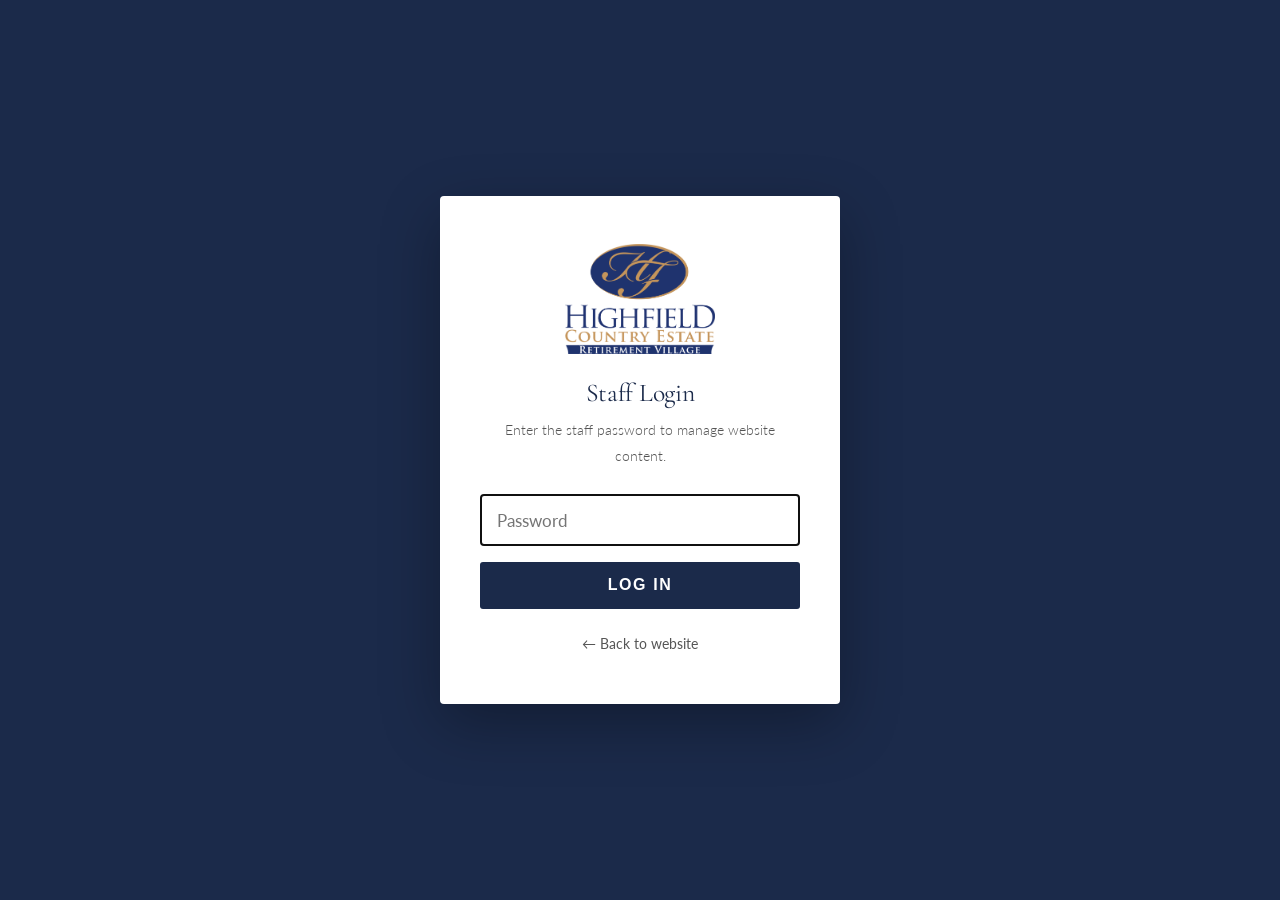
<file: staff-login.html>
<!DOCTYPE html>
<html lang="en">
<head>
  <meta charset="UTF-8">
  <meta name="viewport" content="width=device-width, initial-scale=1.0">
  <title>Staff Login — Highfield Country Estate</title>
  <meta name="robots" content="noindex, nofollow">
  <link rel="preconnect" href="https://fonts.googleapis.com">
  <link href="https://fonts.googleapis.com/css2?family=Cormorant+Garamond:wght@300;400;500;600&family=Lato:wght@300;400;600;700&display=swap" rel="stylesheet">
  <link rel="stylesheet" href="css/style.css">
  <link rel="icon" type="image/png" href="https://d3e5t04pmhhh45.cloudfront.net/logos/968/dark.v20250306110235.png">
  <style>
    body { background: var(--primary-green); min-height: 100vh; display: flex; align-items: center; justify-content: center; }
    .login-box {
      background: white; padding: 3rem 2.5rem; border-radius: 4px; max-width: 400px; width: 90%;
      text-align: center; box-shadow: 0 20px 60px rgba(0,0,0,0.3);
    }
    .login-box img { height: 110px; width: auto; display: block; margin: 0 auto 1.5rem; }
    .login-box h1 { font-family: var(--font-serif); font-size: 1.6rem; color: var(--primary-green); margin-bottom: 0.5rem; }
    .login-box p { font-size: 0.9rem; color: var(--text-mid); margin-bottom: 1.5rem; }
    .login-box input {
      width: 100%; padding: 0.9rem 1rem; font-size: 1.05rem; border: 1px solid #ccc; border-radius: 3px;
      margin-bottom: 1rem; font-family: var(--font-sans, 'Lato', sans-serif); box-sizing: border-box;
    }
    .login-box button {
      width: 100%; padding: 0.9rem; font-size: 1rem; background: var(--primary-green); color: white;
      border: none; border-radius: 3px; cursor: pointer; text-transform: uppercase; letter-spacing: 0.1em; font-weight: 600;
    }
    .login-box button:hover { background: var(--accent-green, #2C4070); }
    .login-error { color: #c0392b; font-size: 0.85rem; margin-top: 0.75rem; display: none; }
    .back-link { display: inline-block; margin-top: 1.5rem; font-size: 0.85rem; color: var(--text-mid); }
  </style>
</head>
<body>
  <div class="login-box">
    <img src="images/logo-official.png" alt="Highfield Country Estate">
    <h1>Staff Login</h1>
    <p>Enter the staff password to manage website content.</p>
    <form id="loginForm">
      <input type="password" id="password" placeholder="Password" autocomplete="current-password" autofocus>
      <button type="submit">Log In</button>
      <p class="login-error" id="loginError">Incorrect password. Please try again.</p>
    </form>
    <a href="index.html" class="back-link">&larr; Back to website</a>
  </div>

  <script>
    // To change the staff password, edit the value below.
    var STAFF_PASSWORD = 'Highfield2026';

    document.getElementById('loginForm').addEventListener('submit', function (e) {
      e.preventDefault();
      var entered = document.getElementById('password').value;
      if (entered === STAFF_PASSWORD) {
        sessionStorage.setItem('hf-staff-auth', '1');
        window.location.href = 'staff-dashboard.html';
      } else {
        document.getElementById('loginError').style.display = 'block';
        document.getElementById('password').value = '';
        document.getElementById('password').focus();
      }
    });
  </script>
</body>
</html>
</file>
<file: css/style.css>
/* ====================================
   HIGHFIELD COUNTRY ESTATE
   Sanderson Group Aesthetic — Complete
   ==================================== */

@import url('https://fonts.googleapis.com/css2?family=Cormorant+Garamond:ital,wght@0,300;0,400;0,500;0,600;0,700;1,300;1,400;1,500&family=Lato:wght@300;400;600;700&display=swap');

/* ====================================
   ROOT VARIABLES
   ==================================== */
:root {
  /* Palette */
  --primary-green: #1B2A4A;
  --dark-green: #132038;
  --accent-green: #2C4070;
  --cream: #F5F3F0;
  --cream-dark: #E8E4DF;
  --off-white: #FAFAF8;
  --text-dark: #2B2B2B;
  --text-mid: #555;
  --text-light: #FFFFFF;
  --border-light: #E8E6E3;
  --gold: #B8965A;
  --gold-light: #D4B87C;

  /* Typography */
  --font-serif: 'Cormorant Garamond', Georgia, serif;
  --font-sans: 'Lato', 'Helvetica Neue', sans-serif;

  /* Spacing */
  --spacing-xs: 0.5rem;
  --spacing-sm: 1rem;
  --spacing-md: 2rem;
  --spacing-lg: 3rem;
  --spacing-xl: 4rem;
  --spacing-xxl: 6rem;

  /* Transitions */
  --transition: all 0.4s cubic-bezier(0.4, 0, 0.2, 1);
  --transition-fade: opacity 0.6s ease-out;
}

/* ====================================
   GLOBAL RESET
   ==================================== */
*, *::before, *::after {
  margin: 0;
  padding: 0;
  box-sizing: border-box;
}

html {
  scroll-behavior: smooth;
  font-size: 16px;
}

body {
  font-family: var(--font-sans);
  color: var(--text-dark);
  background-color: var(--off-white);
  line-height: 1.7;
  -webkit-font-smoothing: antialiased;
  -moz-osx-font-smoothing: grayscale;
  overflow-x: hidden;
}

img {
  max-width: 100%;
  height: auto;
  display: block;
}

/* ====================================
   TYPOGRAPHY
   ==================================== */
h1, h2, h3, h4, h5, h6 {
  font-family: var(--font-serif);
  font-weight: 400;
  line-height: 1.2;
  letter-spacing: -0.3px;
  color: var(--text-dark);
}

h1 { font-size: clamp(2.8rem, 7vw, 4.5rem); margin-bottom: 1rem; }
h2 { font-size: clamp(2rem, 5vw, 3.2rem); margin-bottom: 1rem; }
h3 { font-size: clamp(1.4rem, 3vw, 1.8rem); margin-bottom: 0.75rem; }
h4 { font-size: 1.1rem; margin-bottom: 0.5rem; }

p {
  font-size: 1.05rem;
  line-height: 1.85;
  margin-bottom: 1.25rem;
  font-weight: 300;
  color: var(--text-mid);
}

a {
  color: var(--primary-green);
  text-decoration: none;
  transition: var(--transition);
}

a:hover { opacity: 0.75; }

ul { list-style: none; }

/* ====================================
   LAYOUT
   ==================================== */
.container {
  max-width: 1300px;
  margin: 0 auto;
  padding: 0 2rem;
}

.container-tight {
  max-width: 860px;
  margin: 0 auto;
  padding: 0 2rem;
}

.text-center { text-align: center; }

/* ====================================
   SECTION LABELS & TITLES
   ==================================== */
.section-label {
  display: inline-block;
  font-family: var(--font-sans);
  font-size: 0.75rem;
  font-weight: 700;
  text-transform: uppercase;
  letter-spacing: 0.2em;
  color: var(--gold);
  margin-bottom: 1rem;
}

.section-title {
  font-family: var(--font-serif);
  font-weight: 400;
  line-height: 1.2;
  margin-bottom: 1.5rem;
}

.section-title.centered {
  text-align: center;
}

/* ====================================
   SECTION BACKGROUNDS
   ==================================== */
.section-white {
  background-color: var(--off-white);
  padding: 5rem 0;
}

.section-cream {
  background-color: var(--cream);
  padding: 5rem 0;
}

.section-green {
  background-color: var(--primary-green);
  padding: 5rem 0;
  color: var(--text-light);
}

.section-green h1, .section-green h2, .section-green h3, .section-green h4 {
  color: var(--text-light);
}

.section-green p { color: var(--cream); }

/* Legacy section classes */
.section { padding: var(--spacing-xxl) 0; }
.bg-green { background-color: var(--primary-green); color: var(--text-light); }
.bg-green h1, .bg-green h2, .bg-green h3 { color: var(--text-light); }
.bg-green p, .bg-green a { color: var(--cream); }
.bg-cream { background-color: var(--cream); }
.bg-white { background-color: var(--off-white); }

/* ====================================
   HEADER & NAVIGATION
   ==================================== */
.site-header {
  position: absolute;
  top: 0;
  left: 0;
  right: 0;
  z-index: 1000;
  background: transparent;
  border: none;
  outline: none;
  box-shadow: none;
}

.header-inner {
  max-width: 1400px;
  margin: 0 auto;
  display: flex;
  justify-content: space-between;
  align-items: flex-start;
  padding: 1rem 2.5rem;
}

/* Logo */
.site-header .logo {
  display: flex;
  align-items: center;
  gap: 0.75rem;
  text-decoration: none;
  max-width: none;
  margin-top: -1rem;
  margin-left: -1rem;
}

.site-header .logo-icon {
  width: 48px;
  height: 48px;
  object-fit: contain;
}

/* Header logo image: white on transparent header over dark hero */
.site-header .logo img {
  height: 150px;
  width: auto;
  display: block;
  background: transparent;
}

.logo-text h2 {
  font-family: var(--font-serif);
  font-size: 1.5rem;
  font-weight: 500;
  color: var(--text-dark);
  margin-bottom: 0;
  line-height: 1.1;
  letter-spacing: 0.5px;
}

.logo-text h2 {
  color: var(--text-dark);
}

.logo-text span {
  font-family: var(--font-sans);
  font-size: 0.65rem;
  font-weight: 600;
  text-transform: uppercase;
  letter-spacing: 0.25em;
  color: var(--gold);
}

/* Main Nav */
.main-nav {
  padding-top: 0.75rem;
}

.main-nav ul {
  display: flex;
  align-items: center;
  gap: 2.25rem;
  list-style: none;
}

.main-nav a {
  font-family: var(--font-sans);
  font-size: 0.82rem;
  font-weight: 600;
  text-transform: uppercase;
  letter-spacing: 0.12em;
  color: #fff;
  position: relative;
  padding-bottom: 2px;
}

.main-nav a::after {
  content: '';
  position: absolute;
  bottom: -3px;
  left: 0;
  width: 0;
  height: 1.5px;
  background: var(--gold);
  transition: width 0.3s ease;
}

.main-nav a:hover::after,
.main-nav a.active::after {
  width: 100%;
}

.main-nav a:hover { opacity: 1; color: var(--gold-light); }
.main-nav a.active { color: var(--gold-light); }

/* Nav CTA Button */
.nav-cta {
  background: var(--primary-green) !important;
  color: var(--text-light) !important;
  padding: 0.6rem 1.5rem !important;
  border-radius: 0 !important;
  letter-spacing: 0.1em !important;
  font-size: 0.75rem !important;
  transition: background 0.3s ease !important;
}

.nav-cta::after { display: none !important; }

.nav-cta:hover {
  background: var(--dark-green) !important;
  opacity: 1 !important;
}

/* Mobile Nav Toggle */
.nav-toggle {
  display: none;
  flex-direction: column;
  gap: 5px;
  background: none;
  border: none;
  cursor: pointer;
  padding: 4px;
  z-index: 1001;
}

.nav-toggle span {
  width: 22px;
  height: 2px;
  background: #fff;
  transition: var(--transition);
  display: block;
}

@media (max-width: 968px) {
  .nav-toggle { display: flex; }

  .main-nav {
    position: fixed;
    top: 0;
    right: 0;
    width: 100%;
    height: 100vh;
    background: rgba(255,255,255,0.98);
    backdrop-filter: blur(20px);
    transform: translateX(100%);
    transition: transform 0.4s cubic-bezier(0.4, 0, 0.2, 1);
    display: flex;
    align-items: center;
    justify-content: center;
  }

  .main-nav.open { transform: translateX(0); }

  .main-nav ul {
    flex-direction: column;
    gap: 2rem;
    text-align: center;
  }

  .main-nav a { font-size: 1.2rem; }

  .header-inner { padding: 1rem 1.5rem; }
}

/* ====================================
   HERO SECTION
   ==================================== */
.hero {
  position: relative;
  height: 100vh;
  min-height: 600px;
  background: #000;
  display: flex;
  align-items: center;
  justify-content: center;
  overflow: hidden;
  margin: 0;
  padding: 0;
  border: none;
  outline: none;
}

.hero-bg {
  position: absolute;
  inset: 0;
  background-size: cover;
  background-position: center;
  background-repeat: no-repeat;
}

.hero-bg::after {
  content: '';
  position: absolute;
  inset: 0;
  background: linear-gradient(
    to bottom,
    rgba(43, 43, 43, 0.25) 0%,
    rgba(43, 43, 43, 0.50) 100%
  );
}

.hero-content {
  position: relative;
  z-index: 10;
  text-align: center;
  color: var(--text-light);
  max-width: 900px;
  padding: 2rem;
}

.hero h1 {
  color: var(--text-light);
  font-size: clamp(2.8rem, 8vw, 5rem);
  margin-bottom: 0.75rem;
  animation: fadeInUp 0.8s ease-out 0.3s backwards;
}

.hero .subtitle {
  font-family: var(--font-sans);
  font-size: clamp(1.1rem, 2.5vw, 1.6rem);
  color: rgba(255,255,255,0.85);
  font-weight: 300;
  letter-spacing: 0.03em;
  animation: fadeInUp 0.8s ease-out 0.5s backwards;
}

.hero-tagline {
  font-family: var(--font-sans);
  font-size: clamp(1rem, 2vw, 1.3rem);
  color: rgba(255,255,255,0.8) !important;
  font-weight: 300;
  max-width: 600px;
  margin: 0.75rem auto 0;
}

/* Page hero (shorter, for subpages) */
.page-hero {
  height: 60vh;
  min-height: 420px;
}

.page-hero .section-label {
  color: var(--gold-light);
}

/* Hero video (homepage) */
.hero-video-container {
  position: absolute;
  inset: 0;
  z-index: 2;
}

.hero-video-container iframe {
  position: absolute;
  top: 50%;
  left: 50%;
  transform: translate(-50%, -50%);
  width: 177.78vh; /* 16:9 aspect ratio */
  height: 100vh;
  min-width: 100%;
  min-height: 100%;
  border: none;
}

.hero-video-container::after {
  content: '';
  position: absolute;
  inset: 0;
  background: linear-gradient(
    to bottom,
    rgba(43, 43, 43, 0.15) 0%,
    rgba(43, 43, 43, 0.45) 100%
  );
  pointer-events: none;
}

/* ====================================
   FEATURE SECTIONS (Image + Text pairs)
   ==================================== */
.feature-pair {
  display: grid;
  grid-template-columns: 1fr 1fr;
  gap: 4rem;
  align-items: center;
  margin-bottom: 4rem;
}

.feature-pair:last-child { margin-bottom: 0; }

.feature-pair.reverse .feature-image { order: 2; }
.feature-pair.reverse .feature-text { order: 1; }

.feature-image {
  position: relative;
  overflow: hidden;
  border-radius: 2px;
}

.feature-image img {
  width: 100%;
  height: auto;
  display: block;
  transition: transform 0.7s ease;
}

.feature-pair:hover .feature-image img {
  transform: scale(1.03);
}

.feature-text { padding: 1rem 0; }
.feature-text h2 { margin-bottom: 1.25rem; }
.feature-text p { margin-bottom: 1rem; }

@media (max-width: 968px) {
  .feature-pair {
    grid-template-columns: 1fr;
    gap: 2rem;
  }
  .feature-pair.reverse .feature-image,
  .feature-pair.reverse .feature-text { order: initial; }
}

/* ====================================
   GRID SYSTEM
   ==================================== */
.grid {
  display: grid;
  gap: 2rem;
}

.grid-2 { grid-template-columns: repeat(2, 1fr); }
.grid-3 { grid-template-columns: repeat(3, 1fr); }
.grid-4 { grid-template-columns: repeat(4, 1fr); }

.grid-card {
  background: white;
  border-radius: 2px;
  overflow: hidden;
  transition: transform 0.4s ease, box-shadow 0.4s ease;
}

.grid-card:hover {
  transform: translateY(-4px);
  box-shadow: 0 12px 40px rgba(0,0,0,0.08);
}

.grid-card img {
  width: 100%;
  height: 280px;
  object-fit: cover;
  transition: transform 0.6s ease;
}

.grid-card:hover img { transform: scale(1.04); }

.grid-card-content {
  padding: 1.5rem;
}

.grid-card h3 { font-size: 1.2rem; margin-bottom: 0.5rem; }
.grid-card p { font-size: 0.95rem; color: var(--text-mid); margin-bottom: 0; }

@media (max-width: 968px) {
  .grid-3, .grid-4 { grid-template-columns: repeat(2, 1fr); }
}

@media (max-width: 600px) {
  .grid-2, .grid-3, .grid-4 { grid-template-columns: 1fr; }
}

/* ====================================
   BUTTONS
   ==================================== */
.btn {
  display: inline-block;
  padding: 0.85rem 2.5rem;
  font-family: var(--font-sans);
  font-size: 0.78rem;
  font-weight: 700;
  text-transform: uppercase;
  letter-spacing: 0.15em;
  border: 2px solid var(--primary-green);
  background: var(--primary-green);
  color: var(--text-light);
  cursor: pointer;
  transition: var(--transition);
  text-decoration: none;
  border-radius: 0;
  text-align: center;
}

.btn:hover {
  background: var(--dark-green);
  border-color: var(--dark-green);
  opacity: 1;
}

.btn-primary {
  background: var(--primary-green);
  border-color: var(--primary-green);
  color: var(--text-light);
}

.btn-primary:hover {
  background: var(--dark-green);
  border-color: var(--dark-green);
}

.btn-outline {
  background: transparent;
  color: var(--primary-green);
}

.btn-outline:hover {
  background: var(--primary-green);
  color: var(--text-light);
}

.btn-light {
  background: var(--text-light);
  color: var(--primary-green);
  border-color: var(--text-light);
}

.btn-light:hover {
  background: var(--cream);
  border-color: var(--cream);
  opacity: 1;
}

/* ====================================
   CTA BLOCKS
   ==================================== */
.cta-block {
  text-align: center;
  padding: 4rem 2rem;
  background: var(--primary-green);
  border-radius: 2px;
}

.cta-block h2 { color: var(--text-light); margin-bottom: 1.25rem; }
.cta-block p { color: var(--cream); margin-bottom: 2rem; font-size: 1.15rem; }

/* Full-width CTA Banner with background image */
.cta-banner {
  position: relative;
  padding: 6rem 2rem;
  overflow: hidden;
  text-align: center;
}

.cta-banner-bg {
  position: absolute;
  inset: 0;
  background-size: cover;
  background-position: center;
}

.cta-banner-bg::after {
  content: '';
  position: absolute;
  inset: 0;
  background: rgba(43, 43, 43, 0.65);
}

.cta-banner-content {
  position: relative;
  z-index: 2;
  max-width: 700px;
  margin: 0 auto;
}

.cta-banner-content h2 { color: var(--text-light); margin-bottom: 1rem; }
.cta-banner-content p { color: rgba(255,255,255,0.85); margin-bottom: 2rem; }

/* ====================================
   TESTIMONIALS
   ==================================== */
.testimonial {
  background: var(--cream);
  padding: 4rem 3rem;
  border-radius: 2px;
  text-align: center;
  margin-bottom: 3rem;
}

.testimonial-quote {
  font-family: var(--font-serif);
  font-size: clamp(1.4rem, 3.5vw, 2rem);
  font-weight: 400;
  font-style: italic;
  color: var(--text-dark);
  margin-bottom: 1.5rem;
  line-height: 1.5;
}

.testimonial-card {
  background: var(--cream);
  padding: 3rem;
  border-radius: 2px;
  border-left: 3px solid var(--gold);
}

.testimonial-card blockquote {
  font-family: var(--font-serif);
  font-size: 1.2rem;
  font-style: italic;
  color: var(--text-dark);
  line-height: 1.7;
  margin-bottom: 1.25rem;
}

.testimonial-author {
  font-family: var(--font-sans);
  font-weight: 700;
  color: var(--primary-green);
  font-size: 0.8rem;
  text-transform: uppercase;
  letter-spacing: 0.15em;
}

/* ====================================
   TEAM GRID
   ==================================== */
.team-grid {
  display: grid;
  grid-template-columns: repeat(auto-fill, minmax(180px, 1fr));
  gap: 2.5rem;
  margin-top: 3rem;
}

.team-member {
  text-align: center;
}

.team-photo {
  width: 140px;
  height: 140px;
  border-radius: 50%;
  overflow: hidden;
  margin: 0 auto 1rem;
  background: var(--border-light);
}

.team-member h3 {
  font-size: 1.05rem;
  margin-bottom: 0.25rem;
}

.team-member p {
  font-size: 0.82rem;
  color: var(--primary-green);
  font-weight: 600;
  text-transform: uppercase;
  letter-spacing: 0.1em;
}

.team-member:hover .team-photo {
  transform: scale(1.05);
  transition: transform 0.3s ease;
}

.team-bio {
  max-height: 0;
  overflow: hidden;
  transition: max-height 0.5s ease, padding 0.5s ease;
  text-align: left;
  padding: 0 0.5rem;
}

.team-member.expanded .team-bio {
  max-height: 300px;
  padding: 1rem 0.5rem;
}

.team-bio p {
  font-size: 0.85rem;
  font-weight: 400;
  text-transform: none;
  letter-spacing: normal;
  color: var(--text-mid);
  line-height: 1.6;
  margin-bottom: 0.5rem;
}

.team-bio .team-funfact {
  color: var(--primary-green);
  font-style: italic;
  font-size: 0.82rem;
}

/* ====================================
   CONTACT
   ==================================== */
.contact-grid {
  display: grid;
  grid-template-columns: 1fr 1fr;
  gap: 4rem;
  align-items: start;
}

.contact-info-item {
  display: flex;
  gap: 1rem;
  margin-bottom: 1.75rem;
  align-items: flex-start;
}

.contact-icon {
  width: 48px;
  height: 48px;
  display: flex;
  align-items: center;
  justify-content: center;
  background: var(--cream);
  border-radius: 50%;
  font-size: 1.2rem;
  flex-shrink: 0;
}

.contact-info-item h4 {
  font-family: var(--font-sans);
  font-size: 0.8rem;
  font-weight: 700;
  text-transform: uppercase;
  letter-spacing: 0.1em;
  color: var(--text-dark);
  margin-bottom: 0.25rem;
}

.contact-info-item p {
  font-size: 0.95rem;
  margin-bottom: 0;
}

/* Contact Form */
.contact-form {
  background: var(--cream);
  padding: 2.5rem;
  border-radius: 2px;
}

.form-group {
  margin-bottom: 1.5rem;
}

.form-group label {
  display: block;
  margin-bottom: 0.5rem;
  font-family: var(--font-sans);
  font-weight: 600;
  font-size: 0.82rem;
  text-transform: uppercase;
  letter-spacing: 0.08em;
  color: var(--text-dark);
}

.form-group input,
.form-group textarea,
.form-group select {
  width: 100%;
  padding: 0.85rem 1rem;
  border: 1px solid var(--border-light);
  border-radius: 2px;
  font-family: var(--font-sans);
  font-size: 1rem;
  background: white;
  transition: border-color 0.3s ease, box-shadow 0.3s ease;
  color: var(--text-dark);
}

.form-group input:focus,
.form-group textarea:focus,
.form-group select:focus {
  outline: none;
  border-color: var(--primary-green);
  box-shadow: 0 0 0 3px rgba(93, 107, 79, 0.1);
}

.form-group textarea {
  resize: vertical;
  min-height: 140px;
}

@media (max-width: 768px) {
  .contact-grid {
    grid-template-columns: 1fr;
    gap: 2rem;
  }
}

/* ====================================
   FAQ ACCORDION
   ==================================== */
.faq-list {
  max-width: 800px;
  margin: 3rem auto 0;
}

.faq-item {
  border-bottom: 1px solid var(--border-light);
}

.faq-item:first-child {
  border-top: 1px solid var(--border-light);
}

.faq-question {
  display: flex;
  justify-content: space-between;
  align-items: center;
  width: 100%;
  padding: 1.5rem 0;
  background: none;
  border: none;
  cursor: pointer;
  text-align: left;
  font-family: var(--font-sans);
  font-size: 1.05rem;
  font-weight: 500;
  color: var(--text-dark);
  transition: color 0.3s ease;
}

.faq-question::after {
  content: '+';
  font-size: 1.4rem;
  font-weight: 300;
  color: var(--gold);
  transition: transform 0.3s ease;
  flex-shrink: 0;
  margin-left: 1rem;
}

.faq-item.active .faq-question::after {
  content: '−';
}

.faq-question:hover { color: var(--primary-green); }

.faq-answer {
  max-height: 0;
  overflow: hidden;
  transition: max-height 0.4s ease;
}

.faq-answer-inner {
  padding-bottom: 1.5rem;
}

.faq-answer-inner p {
  font-size: 0.95rem;
  line-height: 1.8;
  color: var(--text-mid);
}

/* ====================================
   VIDEO EMBED
   ==================================== */
.video-container {
  position: relative;
  width: 100%;
  padding-bottom: 56.25%;
  height: 0;
  overflow: hidden;
  border-radius: 2px;
}

.video-container iframe {
  position: absolute;
  top: 0;
  left: 0;
  width: 100%;
  height: 100%;
  border: none;
}

/* ====================================
   FOOTER
   ==================================== */
.site-footer {
  background: var(--text-dark);
  color: rgba(255,255,255,0.7);
  padding: 4.5rem 0 2rem;
}

.footer-grid {
  display: grid;
  grid-template-columns: 1.5fr 1fr 1fr 1fr;
  gap: 3rem;
  margin-bottom: 3rem;
}

.footer-logo {
  display: flex;
  align-items: center;
  gap: 0.75rem;
  margin-bottom: 1.25rem;
}

.footer-logo span {
  font-family: var(--font-serif);
  font-size: 1.2rem;
  color: white;
  font-weight: 500;
}

.footer-col p {
  font-size: 0.9rem;
  color: rgba(255,255,255,0.6);
  line-height: 1.7;
}

.footer-col h4 {
  font-family: var(--font-sans);
  font-size: 0.72rem;
  font-weight: 700;
  text-transform: uppercase;
  letter-spacing: 0.2em;
  color: var(--gold);
  margin-bottom: 1.25rem;
}

.footer-col a {
  display: block;
  font-size: 0.9rem;
  color: rgba(255,255,255,0.6);
  padding: 0.3rem 0;
  transition: color 0.3s ease;
}

.footer-col a:hover {
  color: white;
  opacity: 1;
}

.footer-badges {
  display: flex;
  gap: 0.75rem;
  margin-top: 1.25rem;
}

.footer-badge {
  font-size: 0.68rem;
  font-weight: 700;
  text-transform: uppercase;
  letter-spacing: 0.12em;
  padding: 0.35rem 0.75rem;
  border: 1px solid rgba(255,255,255,0.2);
  color: rgba(255,255,255,0.5);
  border-radius: 2px;
}

.footer-bottom {
  border-top: 1px solid rgba(255,255,255,0.08);
  padding-top: 2rem;
  text-align: center;
}

.footer-bottom p {
  font-size: 0.8rem;
  color: rgba(255,255,255,0.35);
}

@media (max-width: 968px) {
  .footer-grid {
    grid-template-columns: 1fr 1fr;
    gap: 2rem;
  }
}

@media (max-width: 600px) {
  .footer-grid { grid-template-columns: 1fr; }
}

/* Legacy footer (for backwards compatibility) */
footer:not(.site-footer) {
  background: var(--text-dark);
  color: var(--text-light);
  padding: 4rem 0 2rem;
}

.footer-content {
  display: grid;
  grid-template-columns: repeat(4, 1fr);
  gap: 3rem;
  margin-bottom: 3rem;
}

.footer-section h4 {
  font-family: var(--font-sans);
  font-size: 0.72rem;
  font-weight: 700;
  text-transform: uppercase;
  letter-spacing: 0.2em;
  color: var(--gold);
  margin-bottom: 1rem;
}

.footer-section p, .footer-section a {
  color: rgba(255,255,255,0.6);
  font-size: 0.9rem;
  line-height: 1.8;
}

.footer-section a {
  display: block;
  transition: color 0.3s ease;
}

.footer-section a:hover { color: white; opacity: 1; }

/* ====================================
   STICKY SIDEBAR
   ==================================== */
.sticky-sidebar {
  position: fixed;
  right: 2rem;
  bottom: 2.5rem;
  z-index: 100;
  background: var(--primary-green);
  padding: 1.75rem;
  border-radius: 2px;
  box-shadow: 0 10px 40px rgba(0,0,0,0.15);
  max-width: 260px;
  animation: slideInRight 0.6s ease-out;
}

.sidebar-close {
  position: absolute;
  top: 8px;
  right: 10px;
  background: none;
  border: none;
  color: rgba(255,255,255,0.7);
  font-size: 1.4rem;
  cursor: pointer;
  line-height: 1;
  padding: 2px 6px;
}

.sidebar-close:hover {
  color: #fff;
}

.sticky-sidebar h4 {
  color: var(--text-light);
  font-size: 0.9rem;
  margin-bottom: 0.5rem;
}

.sticky-sidebar p {
  color: var(--cream);
  font-size: 0.82rem;
  margin-bottom: 1rem;
}

.sticky-sidebar .btn {
  width: 100%;
  display: block;
  text-align: center;
  padding: 0.7rem 1rem;
  font-size: 0.72rem;
}

@media (max-width: 768px) {
  .sticky-sidebar {
    right: 1rem;
    bottom: 1rem;
    max-width: 220px;
    padding: 1.25rem;
  }
}

/* ====================================
   FLOOR PLAN CARDS
   ==================================== */
.floor-plan-card {
  cursor: pointer;
  transition: transform 0.3s ease, box-shadow 0.3s ease;
}
.floor-plan-card:hover {
  transform: translateY(-4px);
  box-shadow: 0 12px 32px rgba(0,0,0,0.12);
}

/* ====================================
   ANIMATIONS
   ==================================== */
@keyframes fadeIn {
  from { opacity: 0; }
  to { opacity: 1; }
}

@keyframes fadeInUp {
  from { opacity: 0; transform: translateY(30px); }
  to { opacity: 1; transform: translateY(0); }
}

@keyframes slideInRight {
  from { opacity: 0; transform: translateX(40px); }
  to { opacity: 1; transform: translateX(0); }
}

/* Scroll reveal */
.reveal {
  opacity: 0;
  transform: translateY(30px);
  transition: opacity 0.6s ease-out, transform 0.6s ease-out;
}

.reveal.active {
  opacity: 1;
  transform: translateY(0);
}

/* ====================================
   UTILITIES
   ==================================== */
.mt { margin-top: var(--spacing-lg); }
.mb { margin-bottom: var(--spacing-lg); }
.py-xl { padding: var(--spacing-xxl) 0; }
.overflow-hidden { overflow: hidden; }

/* ====================================
   RESPONSIVE GLOBAL
   ==================================== */
@media (max-width: 768px) {
  .section { padding: 3.5rem 0; }
  .section-white, .section-cream, .section-green { padding: 3.5rem 0; }
  .container, .container-tight { padding: 0 1.25rem; }
  .footer-content { grid-template-columns: 1fr 1fr; gap: 2rem; }
}

@media (max-width: 480px) {
  .footer-content { grid-template-columns: 1fr; }
}
</file>
